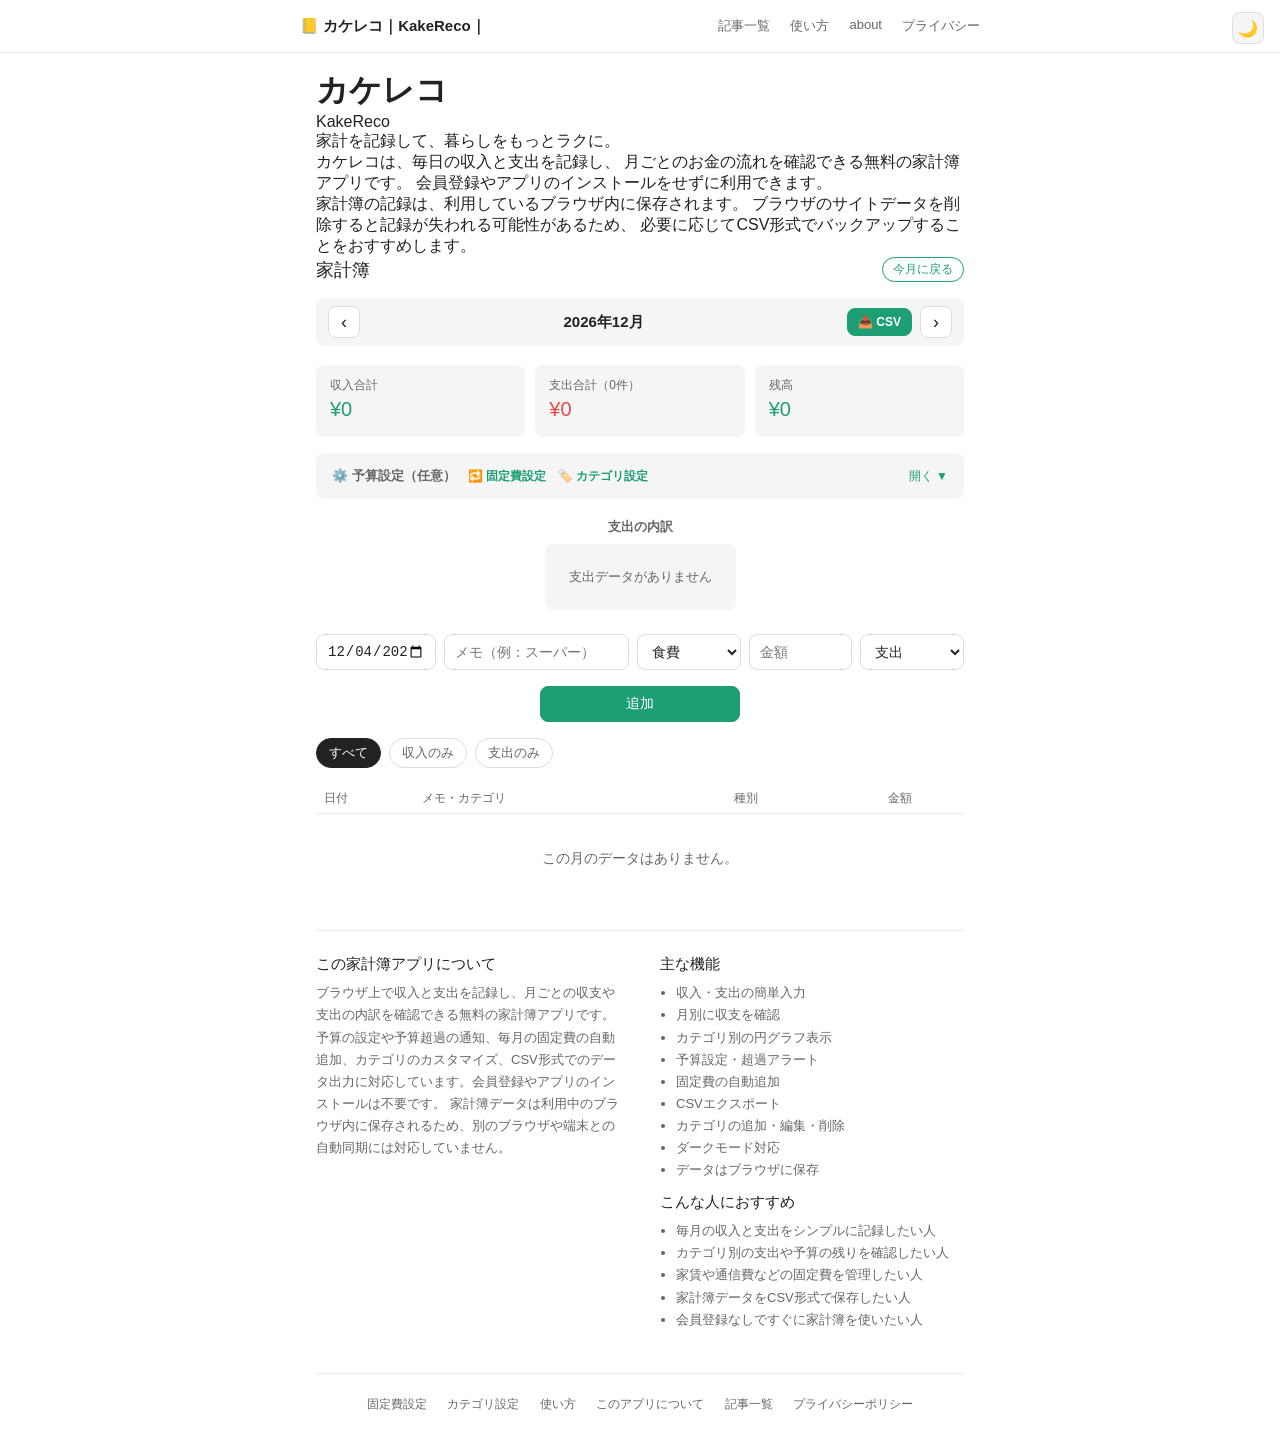
<file: index.html>
<!doctype html>
<html lang="ja">
  <head>
    <meta charset="UTF-8" />
    <meta name="viewport" content="width=device-width, initial-scale=1.0" />
    <title>カケレコ｜KakeReco｜無料で使えるシンプル家計簿</title>
    <meta
      name="description"
      content="カケレコ（KakeReco）は、無料・登録不要で使えるシンプルな家計簿です。収入・支出を記録して、毎月のお金の流れをかんたんに管理できます。"
    />
    <meta
      name="google-site-verification"
      content="Vpejjgy2v8YnU3CpGv6LPKepcT5oreoE4VWVMny3xwI"
    />
    <link rel="stylesheet" href="style.css" />
    <script
      async
      src="https://pagead2.googlesyndication.com/pagead/js/adsbygoogle.js?client=ca-pub-9737379912380680"
      crossorigin="anonymous"
    ></script>
    <script type="text/javascript">
      (function (c, l, a, r, i, t, y) {
        c[a] =
          c[a] ||
          function () {
            (c[a].q = c[a].q || []).push(arguments);
          };
        t = l.createElement(r);
        t.async = 1;
        t.src = "https://www.clarity.ms/tag/" + i;
        y = l.getElementsByTagName(r)[0];
        y.parentNode.insertBefore(t, y);
      })(window, document, "clarity", "script", "wtdgqt05sb");
    </script>
  </head>
  <body>
    <button class="theme-btn" id="theme-btn" onclick="toggleTheme()">🌙</button>
    <header>
      <div class="header-inner">
        <a class="logo" href="index.html">📒 カケレコ｜KakeReco｜</a>
        <nav>
          <a href="articles/articles.html">記事一覧</a>
          <a href="howto.html">使い方</a>
          <a href="about.html">about</a>
          <a href="privacy.html">プライバシー</a>
        </nav>
      </div>
    </header>
    <div class="modal-overlay" id="csv-modal">
      <div class="modal">
        <div class="modal-title">📥 CSVエクスポート</div>
        <button class="modal-btn" onclick="exportCSV('month')">
          📅 今月のデータをエクスポート
        </button>
        <button class="modal-btn" onclick="exportCSV('all')">
          📋 全データをエクスポート
        </button>
        <button class="modal-cancel" onclick="closeModal()">キャンセル</button>
      </div>
    </div>

    <div class="wrap">
      <div class="brand-header">
        <h1>カケレコ</h1>
        <div class="brand-name">KakeReco</div>
        <p class="brand-catch">家計を記録して、暮らしをもっとラクに。</p>
        <p class="brand-description">
          カケレコは、毎日の収入と支出を記録し、
          月ごとのお金の流れを確認できる無料の家計簿アプリです。
          会員登録やアプリのインストールをせずに利用できます。
        </p>
        <p class="brand-description">
          家計簿の記録は、利用しているブラウザ内に保存されます。
          ブラウザのサイトデータを削除すると記録が失われる可能性があるため、
          必要に応じてCSV形式でバックアップすることをおすすめします。
      </p>
      </div>

      <div class="fixed-notice" id="fixed-notice"></div>

      <div
        style="
          display: flex;
          align-items: center;
          justify-content: space-between;
          margin-bottom: 1rem;
        "
      >
        <h2 style="margin-bottom: 0">家計簿</h2>
        <button class="month-today-btn" onclick="goToToday()">
          今月に戻る
        </button>
      </div>

      <div class="month-nav">
        <button class="month-nav-btn" onclick="changeMonth(-1)">‹</button>
        <span class="month-label" id="month-label"></span>
        <div style="display: flex; align-items: center; gap: 8px">
          <button class="csv-btn" onclick="openModal()">📥 CSV</button>
          <button class="month-nav-btn" onclick="changeMonth(1)">›</button>
        </div>
      </div>

      <div class="cards">
        <div class="card">
          <div class="card-label">収入合計</div>
          <div class="card-value income" id="total-income">¥0</div>
        </div>
        <div class="card">
          <div class="card-label">
            支出合計（<span id="num-of-expenditures">0</span>件）
          </div>
          <div class="card-value expense" id="total-expense">¥0</div>
          <div class="card-budget" id="budget-total-label"></div>
          <div
            class="budget-bar-wrap"
            id="budget-total-bar-wrap"
            style="display: none"
          >
            <div class="budget-bar" id="budget-total-bar"></div>
          </div>
        </div>
        <div class="card">
          <div class="card-label">残高</div>
          <div class="card-value balance" id="total-balance">¥0</div>
        </div>
      </div>

      <div id="alert-area"></div>

      <div class="budget-panel">
        <div class="budget-panel-header">
          <div style="display: flex; align-items: center; gap: 12px">
            <span class="budget-panel-title" onclick="toggleBudgetPanel()"
              >⚙️ 予算設定（任意）</span
            >
            <a
              href="fixedcost.html"
              style="
                font-size: 12px;
                color: #1d9e75;
                text-decoration: none;
                font-weight: 600;
              "
              >🔁 固定費設定</a
            >
            <a
              href="category.html"
              style="
                font-size: 12px;
                color: #1d9e75;
                text-decoration: none;
                font-weight: 600;
              "
              >🏷️ カテゴリ設定</a
            >
          </div>
          <span
            class="budget-panel-toggle"
            id="budget-toggle-label"
            onclick="toggleBudgetPanel()"
            >開く ▼</span
          >
        </div>
        <div class="budget-panel-body" id="budget-panel-body">
          <div class="budget-row">
            <label>月全体</label>
            <input
              type="number"
              id="budget-total-input"
              placeholder="例：50000"
              min="0"
            />
            <span style="font-size: 13px; color: var(--color-text-secondary)"
              >円</span
            >
          </div>
          <div
            style="
              font-size: 12px;
              color: var(--color-text-secondary);
              margin-bottom: 8px;
              margin-top: 4px;
            "
          >
            カテゴリ別
          </div>
          <div id="budget-cat-rows"></div>
          <div style="display: flex; gap: 8px; margin-top: 8px">
            <button class="budget-save-btn" onclick="saveBudget()">保存</button>
            <button class="budget-clear-btn" onclick="clearBudget()">
              クリア
            </button>
          </div>
        </div>
      </div>

      <div class="chart-section">
        <div
          style="
            font-size: 13px;
            font-weight: 600;
            color: var(--color-text-secondary);
            margin-bottom: 8px;
          "
        >
          支出の内訳
        </div>
        <div id="chart-area"></div>
      </div>

      <div class="form-row">
        <input type="date" id="inp-date" />
        <input
          type="text"
          id="inp-memo"
          placeholder="メモ（例：スーパー）"
          style="flex: 2"
        />
        <select id="inp-cat"></select>
        <input
          type="number"
          id="inp-amount"
          placeholder="金額"
          min="0"
          style="max-width: 120px"
        />
        <select id="inp-type">
          <option value="expense">支出</option>
          <option value="income">収入</option>
        </select>
      </div>
      <div style="text-align: center; margin-bottom: 1rem">
        <button
          class="btn btn-add"
          style="width: 100%; max-width: 200px"
          onclick="addItem()"
        >
          追加
        </button>
      </div>

      <div class="filter-row">
        <button class="filter-btn active" onclick="setFilter('all', this)">
          すべて
        </button>
        <button class="filter-btn" onclick="setFilter('income', this)">
          収入のみ
        </button>
        <button class="filter-btn" onclick="setFilter('expense', this)">
          支出のみ
        </button>
      </div>

      <div class="list-header">
        <span>日付</span><span>メモ・カテゴリ</span><span>種別</span
        ><span style="text-align: right">金額</span><span></span>
      </div>
      <div id="list"></div>

      <div class="info-section">
        <div class="info-block">
          <h2>この家計簿アプリについて</h2>
          <p>
            ブラウザ上で収入と支出を記録し、月ごとの収支や支出の内訳を確認できる無料の家計簿アプリです。

            予算の設定や予算超過の通知、毎月の固定費の自動追加、カテゴリのカスタマイズ、CSV形式でのデータ出力に対応しています。会員登録やアプリのインストールは不要です。

            家計簿データは利用中のブラウザ内に保存されるため、別のブラウザや端末との自動同期には対応していません。
          </p>
        </div>
        <div class="info-block">
          <h2>主な機能</h2>
          <ul>
            <li>収入・支出の簡単入力</li>
            <li>月別に収支を確認</li>
            <li>カテゴリ別の円グラフ表示</li>
            <li>予算設定・超過アラート</li>
            <li>固定費の自動追加</li>
            <li>CSVエクスポート</li>
            <li>カテゴリの追加・編集・削除</li>
            <li>ダークモード対応</li>
            <li>データはブラウザに保存</li>
          </ul>
          <h2>こんな人におすすめ</h2>
          <ul>
            <li>毎月の収入と支出をシンプルに記録したい人</li>
            <li>カテゴリ別の支出や予算の残りを確認したい人</li>
            <li>家賃や通信費などの固定費を管理したい人</li>
            <li>家計簿データをCSV形式で保存したい人</li>
            <li>会員登録なしですぐに家計簿を使いたい人</li>
          </ul>
        </div>
      </div>

      <div class="site-footer">
        <a href="fixedcost.html">固定費設定</a>
        <a href="category.html">カテゴリ設定</a>
        <a href="howto.html">使い方</a>
        <a href="about.html">このアプリについて</a>
        <a href="articles/articles.html">記事一覧</a>
        <a href="privacy.html">プライバシーポリシー</a>
      </div>
    </div>

    <script>
      const DEFAULT_CATS = [
        "食費",
        "交通費",
        "光熱費",
        "娯楽",
        "医療",
        "給与",
        "その他",
      ];
      const CAT_COLORS = {
        食費: "#FF6B6B",
        交通費: "#4ECDC4",
        光熱費: "#FFD93D",
        娯楽: "#6C63FF",
        医療: "#FF9F43",
        給与: "#1D9E75",
        その他: "#A0AEC0",
      };
      const COLOR_POOL = [
        "#FF6B6B",
        "#4ECDC4",
        "#FFD93D",
        "#6C63FF",
        "#FF9F43",
        "#1D9E75",
        "#A0AEC0",
        "#F06292",
        "#4DB6AC",
        "#FFB74D",
      ];
      function getCatColor(cat, index) {
        return CAT_COLORS[cat] || COLOR_POOL[index % COLOR_POOL.length];
      }

      let catsData = JSON.parse(localStorage.getItem("kakeibo_cats") || "null");
      if (!catsData) {
        catsData = DEFAULT_CATS.map((name) => ({
          id: Date.now() + Math.random(),
          name,
          isDefault: true,
        }));
        localStorage.setItem("kakeibo_cats", JSON.stringify(catsData));
      }
      function getCatNames() {
        return catsData.map((c) => c.name);
      }
      function renderCatSelect() {
        document.getElementById("inp-cat").innerHTML = getCatNames()
          .map((name) => `<option value="${name}">${name}</option>`)
          .join("");
      }

      let items = JSON.parse(localStorage.getItem("kakeibo") || "[]");
      let budgets = JSON.parse(localStorage.getItem("kakeibo_budgets") || "{}");
      let fixedCosts = JSON.parse(
        localStorage.getItem("kakeibo_fixed") || "[]",
      );
      let filter = "all";
      const today = new Date();
      let currentYear = today.getFullYear();
      let currentMonth = today.getMonth() + 1;
      document.getElementById("inp-date").value = today
        .toISOString()
        .split("T")[0];

      function save() {
        localStorage.setItem("kakeibo", JSON.stringify(items));
      }
      function saveBudgetData() {
        localStorage.setItem("kakeibo_budgets", JSON.stringify(budgets));
      }
      function fmt(n) {
        return "¥" + Number(n).toLocaleString("ja-JP");
      }

      /* ── ダークモード ── */
      function applyTheme(theme) {
        const html = document.documentElement,
          btn = document.getElementById("theme-btn");
        html.classList.remove("dark", "light");
        if (theme === "dark") {
          html.classList.add("dark");
          btn.textContent = "☀️";
        } else if (theme === "light") {
          html.classList.add("light");
          btn.textContent = "🌙";
        } else {
          btn.textContent = window.matchMedia("(prefers-color-scheme:dark)")
            .matches
            ? "☀️"
            : "🌙";
        }
      }
      function toggleTheme() {
        const isDark =
          document.documentElement.classList.contains("dark") ||
          (!document.documentElement.classList.contains("light") &&
            window.matchMedia("(prefers-color-scheme:dark)").matches);
        const next = isDark ? "light" : "dark";
        localStorage.setItem("theme", next);
        applyTheme(next);
        render();
      }
      applyTheme(localStorage.getItem("theme") || "auto");

      /* ── CSV ── */
      function openModal() {
        document.getElementById("csv-modal").classList.add("open");
      }
      function closeModal() {
        document.getElementById("csv-modal").classList.remove("open");
      }
      function exportCSV(type) {
        const target = type === "month" ? getMonthItems() : items;
        const filename =
          type === "month"
            ? `家計簿_${currentYear}年${currentMonth}月.csv`
            : `家計簿_全データ.csv`;
        if (target.length === 0) {
          alert("エクスポートするデータがありません。");
          closeModal();
          return;
        }
        const headers = ["日付", "メモ", "カテゴリ", "種別", "金額", "固定費"];
        const rows = target.map((i) => [
          i.date,
          i.memo,
          i.cat,
          i.type === "income" ? "収入" : "支出",
          i.amount,
          i.isFixed ? "〇" : "",
        ]);
        const csv = [headers, ...rows]
          .map((row) =>
            row
              .map((cell) => `"${String(cell).replace(/"/g, '""')}"`)
              .join(","),
          )
          .join("\n");
        const blob = new Blob(["\uFEFF" + csv], {
          type: "text/csv;charset=utf-8",
        });
        const url = URL.createObjectURL(blob);
        const a = document.createElement("a");
        a.href = url;
        a.download = filename;
        a.click();
        URL.revokeObjectURL(url);
        closeModal();
      }

      /* ── 固定費 ── */
      function applyFixedCosts() {
        if (fixedCosts.length === 0) return;
        const now = new Date(),
          year = now.getFullYear(),
          month = now.getMonth() + 1,
          todayDay = now.getDate();
        const added = [];
        fixedCosts.forEach((f) => {
          if (todayDay < f.day) return;
          const dateStr = `${year}-${String(month).padStart(2, "0")}-${String(f.day).padStart(2, "0")}`;
          const alreadyAdded = items.some(
            (i) =>
              i.date === dateStr &&
              i.memo === f.name &&
              i.cat === f.cat &&
              i.amount === f.amount &&
              i.type === f.type &&
              i.isFixed === true,
          );
          if (!alreadyAdded) {
            items.unshift({
              id: Date.now() + Math.random(),
              date: dateStr,
              memo: f.name,
              cat: f.cat,
              amount: f.amount,
              type: f.type,
              isFixed: true,
            });
            added.push(f.name);
          }
        });
        if (added.length > 0) {
          save();
          const notice = document.getElementById("fixed-notice");
          notice.textContent = `✅ 固定費を自動追加しました：${added.join("・")}`;
          notice.style.display = "block";
          setTimeout(() => {
            notice.style.display = "none";
          }, 4000);
        }
      }

      /* ── 月ナビ ── */
      function updateMonthLabel() {
        document.getElementById("month-label").textContent =
          `${currentYear}年${currentMonth}月`;
      }
      function changeMonth(diff) {
        currentMonth += diff;
        if (currentMonth > 12) {
          currentMonth = 1;
          currentYear++;
        }
        if (currentMonth < 1) {
          currentMonth = 12;
          currentYear--;
        }
        updateMonthLabel();
        render();
      }
      function goToToday() {
        const n = new Date();
        currentYear = n.getFullYear();
        currentMonth = n.getMonth() + 1;
        updateMonthLabel();
        render();
      }
      function getMonthItems() {
        return items.filter((i) => {
          const d = new Date(i.date);
          return (
            d.getFullYear() === currentYear && d.getMonth() + 1 === currentMonth
          );
        });
      }

      /* ── 予算 ── */
      function toggleBudgetPanel() {
        const body = document.getElementById("budget-panel-body"),
          label = document.getElementById("budget-toggle-label");
        const isOpen = body.classList.toggle("open");
        label.textContent = isOpen ? "閉じる ▲" : "開く ▼";
        if (isOpen) renderBudgetInputs();
      }
      function renderBudgetInputs() {
        document.getElementById("budget-total-input").value =
          budgets.total || "";
        document.getElementById("budget-cat-rows").innerHTML = getCatNames()
          .map(
            (cat) => `
    <div class="budget-row">
      <label>${cat}</label>
      <input type="number" id="bcat-${cat}" placeholder="未設定" min="0" value="${(budgets.cats && budgets.cats[cat]) || ""}">
      <span style="font-size:13px;color:var(--color-text-secondary);">円</span>
    </div>
  `,
          )
          .join("");
      }
      function saveBudget() {
        const total =
          parseInt(document.getElementById("budget-total-input").value) || null;
        const cats = {};
        getCatNames().forEach((cat) => {
          const v =
            parseInt(document.getElementById("bcat-" + cat).value) || null;
          if (v) cats[cat] = v;
        });
        budgets = { total, cats };
        saveBudgetData();
        toggleBudgetPanel();
        render();
      }
      function clearBudget() {
        budgets = {};
        saveBudgetData();
        renderBudgetInputs();
        render();
      }

      function renderBudgetUI(monthItems) {
        const expense = monthItems
          .filter((i) => i.type === "expense")
          .reduce((s, i) => s + i.amount, 0);
        const totalBudget = budgets.total || null;
        const barWrap = document.getElementById("budget-total-bar-wrap"),
          barEl = document.getElementById("budget-total-bar"),
          labelEl = document.getElementById("budget-total-label");
        if (totalBudget) {
          const pct = Math.min((expense / totalBudget) * 100, 100),
            remaining = totalBudget - expense;
          const status = pct >= 100 ? "over" : pct >= 80 ? "warn" : "ok";
          barWrap.style.display = "block";
          barEl.style.width = pct + "%";
          barEl.className = "budget-bar " + status;
          labelEl.className = "card-budget " + status;
          labelEl.textContent =
            remaining >= 0
              ? `残り ${fmt(remaining)} / ${fmt(totalBudget)}`
              : `超過 ${fmt(-remaining)} ⚠️`;
        } else {
          barWrap.style.display = "none";
          labelEl.textContent = "";
        }
        const alerts = [];
        if (totalBudget && expense > totalBudget)
          alerts.push({
            type: "over",
            msg: `今月の支出が予算を超過しています（${fmt(expense)} / ${fmt(totalBudget)}）`,
          });
        else if (totalBudget && expense / totalBudget >= 0.8)
          alerts.push({
            type: "warn",
            msg: `今月の支出が予算の80%を超えました（残り ${fmt(totalBudget - expense)}）`,
          });
        if (budgets.cats) {
          const catExp = {};
          monthItems
            .filter((i) => i.type === "expense")
            .forEach((i) => {
              catExp[i.cat] = (catExp[i.cat] || 0) + i.amount;
            });
          Object.entries(budgets.cats).forEach(([cat, budget]) => {
            const exp = catExp[cat] || 0;
            if (exp > budget)
              alerts.push({
                type: "over",
                msg: `${cat}が予算を超過しています（${fmt(exp)} / ${fmt(budget)}）`,
              });
            else if (exp / budget >= 0.8)
              alerts.push({
                type: "warn",
                msg: `${cat}が予算の80%を超えました（残り ${fmt(budget - exp)}）`,
              });
          });
        }
        document.getElementById("alert-area").innerHTML = alerts
          .map(
            (a) =>
              `<div class="alert-box ${a.type}"><span class="alert-icon">${a.type === "over" ? "🔴" : "⚠️"}</span><span>${a.msg}</span></div>`,
          )
          .join("");
      }

      /* ── 円グラフ ── */
      function renderChart(monthItems) {
        const chartArea = document.getElementById("chart-area");
        const expenses = monthItems.filter((i) => i.type === "expense");
        const total = expenses.reduce((s, i) => s + i.amount, 0);
        if (total === 0) {
          chartArea.innerHTML =
            '<div class="chart-empty">支出データがありません</div>';
          return;
        }
        const catMap = {};
        expenses.forEach((i) => {
          catMap[i.cat] = (catMap[i.cat] || 0) + i.amount;
        });
        const cats = Object.entries(catMap).sort((a, b) => b[1] - a[1]);
        const bgColor = getComputedStyle(document.documentElement)
          .getPropertyValue("--color-background-primary")
          .trim();
        chartArea.innerHTML = `
    <div class="chart-inner">
      <div class="chart-wrap">
        <canvas id="pie-canvas" width="140" height="140"></canvas>
        <div class="chart-center">
          <div class="chart-center-label">支出合計</div>
          <div class="chart-center-value">${fmt(total)}</div>
        </div>
      </div>
      <div class="chart-legend" id="chart-legend"></div>
    </div>
  `;
        document.getElementById("chart-legend").innerHTML = cats
          .map(
            ([cat, amt], i) => `
    <div class="legend-item">
      <div class="legend-dot" style="background:${getCatColor(cat, i)}"></div>
      <span class="legend-name">${cat}</span>
      <span class="legend-amount">${fmt(amt)}</span>
      <span class="legend-pct">${Math.round((amt / total) * 100)}%</span>
    </div>
  `,
          )
          .join("");
        const canvas = document.getElementById("pie-canvas"),
          ctx = canvas.getContext("2d");
        const cx = 70,
          cy = 70,
          r = 60,
          innerR = 36;
        let startAngle = -Math.PI / 2;
        cats.forEach(([cat, amt], i) => {
          const slice = (amt / total) * 2 * Math.PI;
          ctx.beginPath();
          ctx.moveTo(cx, cy);
          ctx.arc(cx, cy, r, startAngle, startAngle + slice);
          ctx.closePath();
          ctx.fillStyle = getCatColor(cat, i);
          ctx.fill();
          startAngle += slice;
        });
        ctx.beginPath();
        ctx.arc(cx, cy, innerR, 0, 2 * Math.PI);
        ctx.fillStyle = bgColor || "#ffffff";
        ctx.fill();
      }

      /* ── データ操作 ── */
      function addItem() {
        const date = document.getElementById("inp-date").value,
          memo = document.getElementById("inp-memo").value.trim();
        const cat = document.getElementById("inp-cat").value,
          amount = parseInt(document.getElementById("inp-amount").value);
        const type = document.getElementById("inp-type").value;
        if (!date || !amount || amount <= 0) {
          document.getElementById("inp-amount").style.boxShadow =
            "0 0 0 2px #E24B4A";
          setTimeout(
            () => (document.getElementById("inp-amount").style.boxShadow = ""),
            1500,
          );
          return;
        }
        const inputDate = new Date(date);
        currentYear = inputDate.getFullYear();
        currentMonth = inputDate.getMonth() + 1;
        items.unshift({
          id: Date.now(),
          date,
          memo: memo || cat,
          cat,
          amount,
          type,
        });
        save();
        document.getElementById("inp-memo").value = "";
        document.getElementById("inp-amount").value = "";
        updateMonthLabel();
        render();
      }
      function deleteItem(id) {
        items = items.filter((i) => i.id !== id);
        save();
        render();
      }
      function setFilter(f, el) {
        filter = f;
        document
          .querySelectorAll(".filter-btn")
          .forEach((b) => b.classList.remove("active"));
        el.classList.add("active");
        render();
      }

      /* ── 描画 ── */
      function render() {
        const monthItems = getMonthItems();
        const filtered =
          filter === "all"
            ? monthItems
            : monthItems.filter((i) => i.type === filter);
        const income = monthItems
          .filter((i) => i.type === "income")
          .reduce((s, i) => s + i.amount, 0);
        const expense = monthItems
          .filter((i) => i.type === "expense")
          .reduce((s, i) => s + i.amount, 0);
        const balance = income - expense;
        document.getElementById("total-income").textContent = fmt(income);
        document.getElementById("total-expense").textContent = fmt(expense);
        const balEl = document.getElementById("total-balance");
        balEl.textContent = fmt(balance);
        balEl.style.color = balance >= 0 ? "#1D9E75" : "#E24B4A";
        document.getElementById("num-of-expenditures").textContent =
          monthItems.filter((i) => i.type === "expense").length;
        renderBudgetUI(monthItems);
        renderChart(monthItems);
        const list = document.getElementById("list");
        if (filtered.length === 0) {
          list.innerHTML =
            '<div class="empty">この月のデータはありません。</div>';
          return;
        }
        list.innerHTML = filtered
          .map(
            (i) => `
    <div class="list-item">
      <span style="font-size:13px;color:var(--color-text-secondary)">${i.date}</span>
      <span>
        <span style="font-size:13px">${i.memo}</span>
        <span style="font-size:11px;color:var(--color-text-secondary);margin-left:6px">${i.cat}</span>
        ${i.isFixed ? '<span style="font-size:10px;color:#1D9E75;margin-left:4px;">🔁固定</span>' : ""}
      </span>
      <span><span class="badge ${i.type}">${i.type === "income" ? "収入" : "支出"}</span></span>
      <span class="amount ${i.type}" style="text-align:right">${fmt(i.amount)}</span>
      <button class="del-btn" onclick="deleteItem(${i.id})">✕</button>
    </div>
  `,
          )
          .join("");
      }

      renderCatSelect();
      applyFixedCosts();
      updateMonthLabel();
      render();
    </script>
  </body>
</html>
</file>
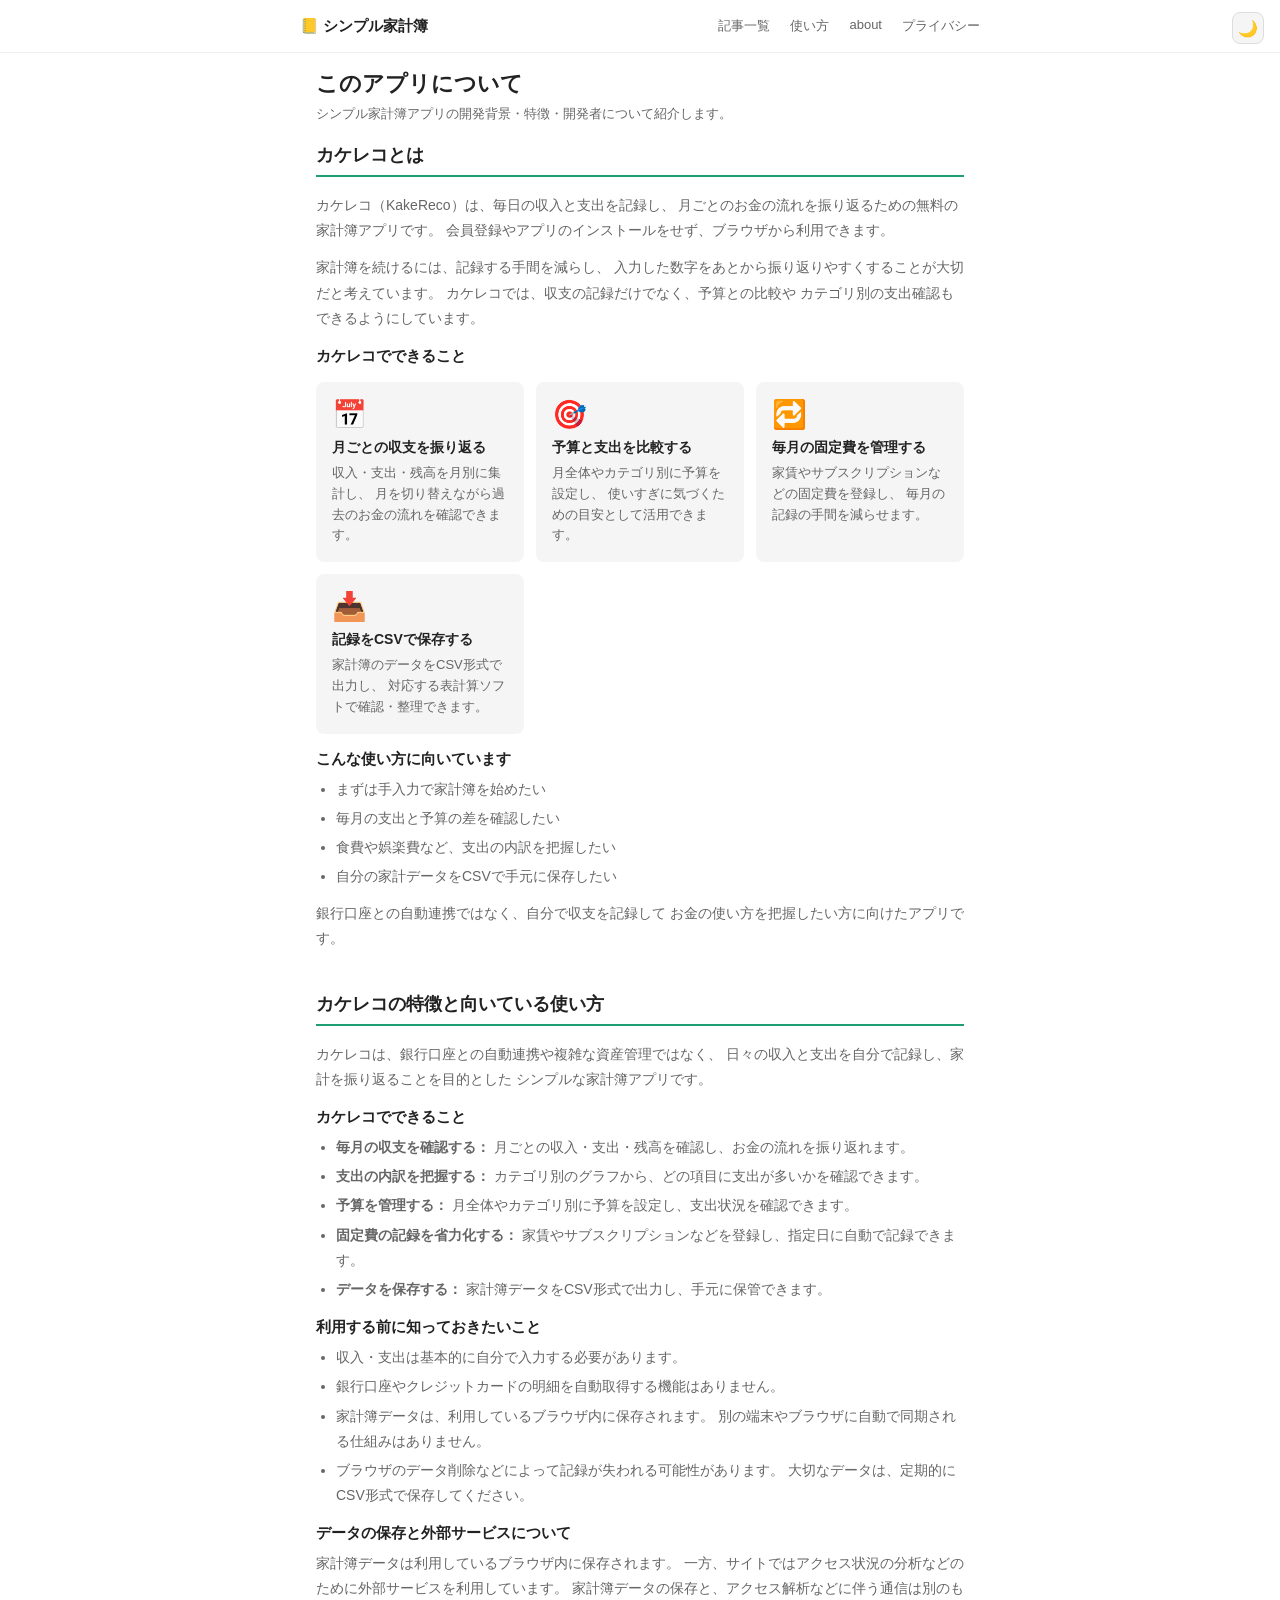
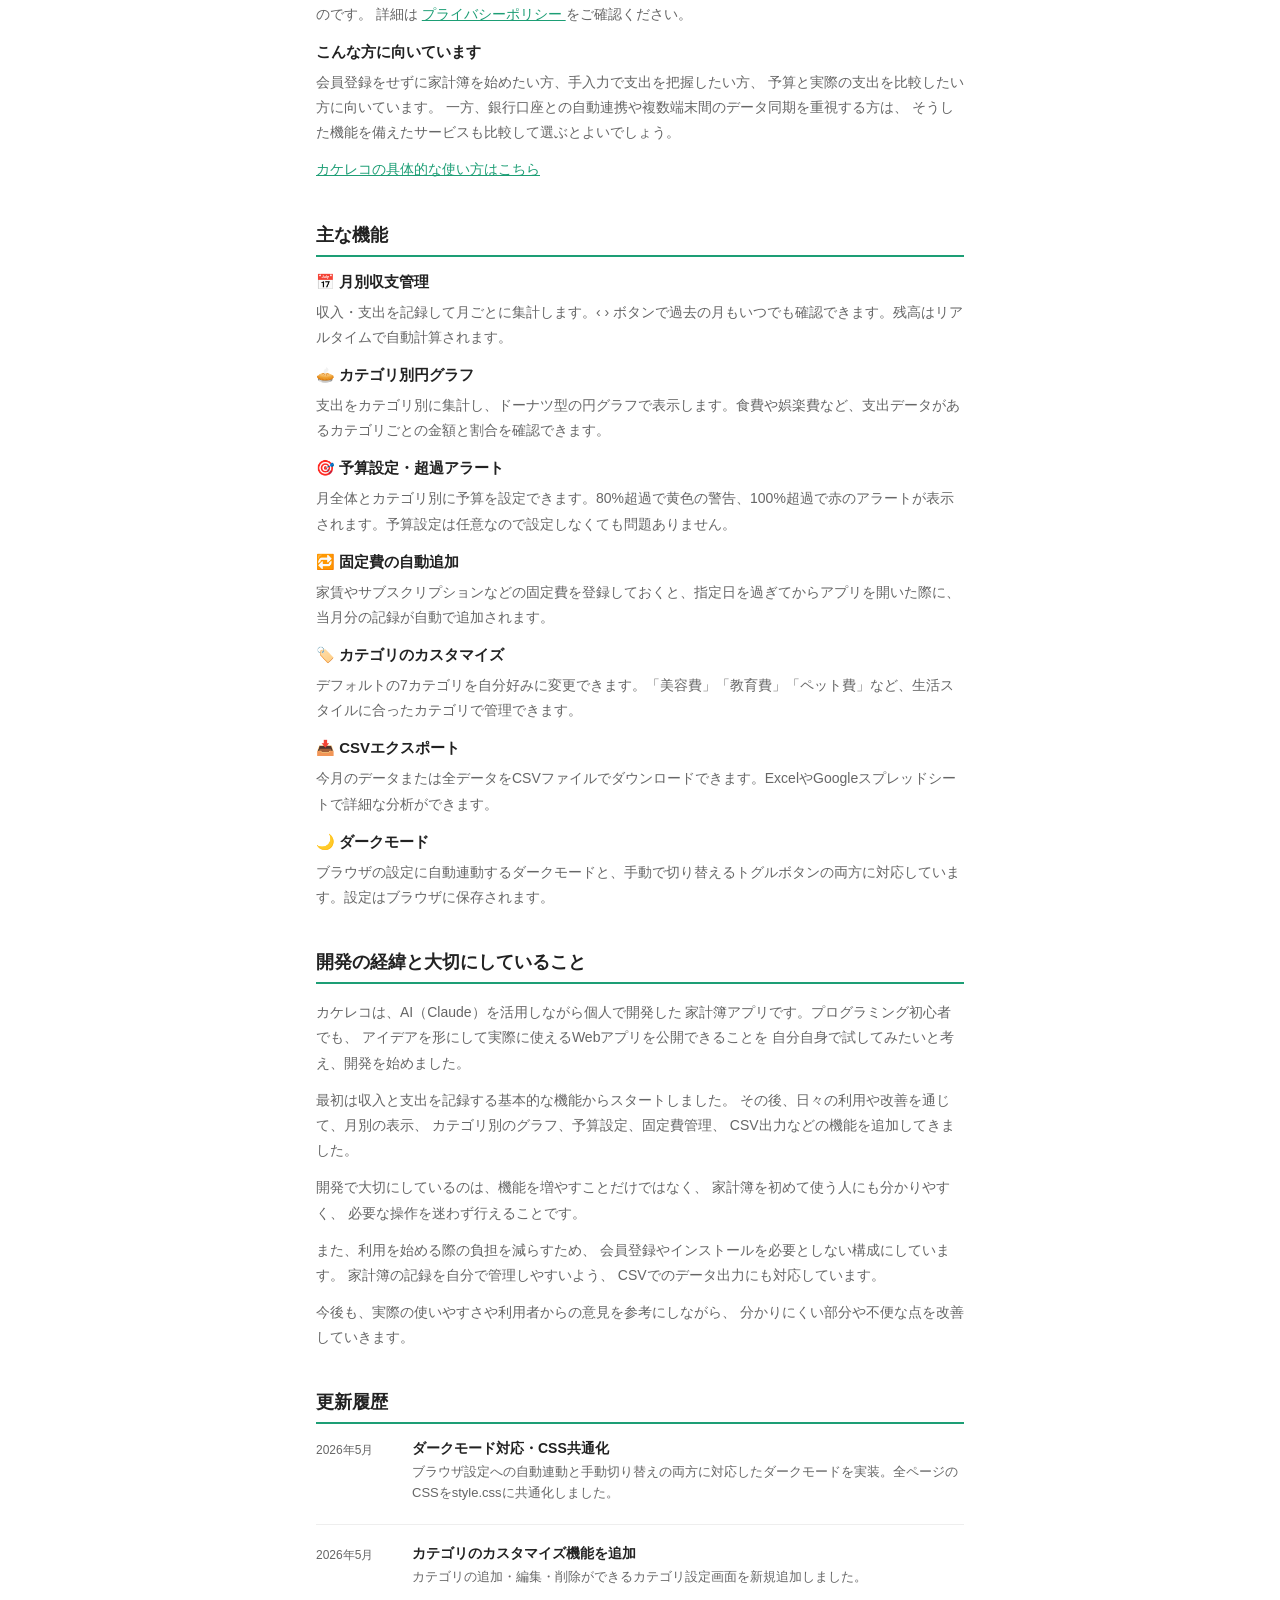
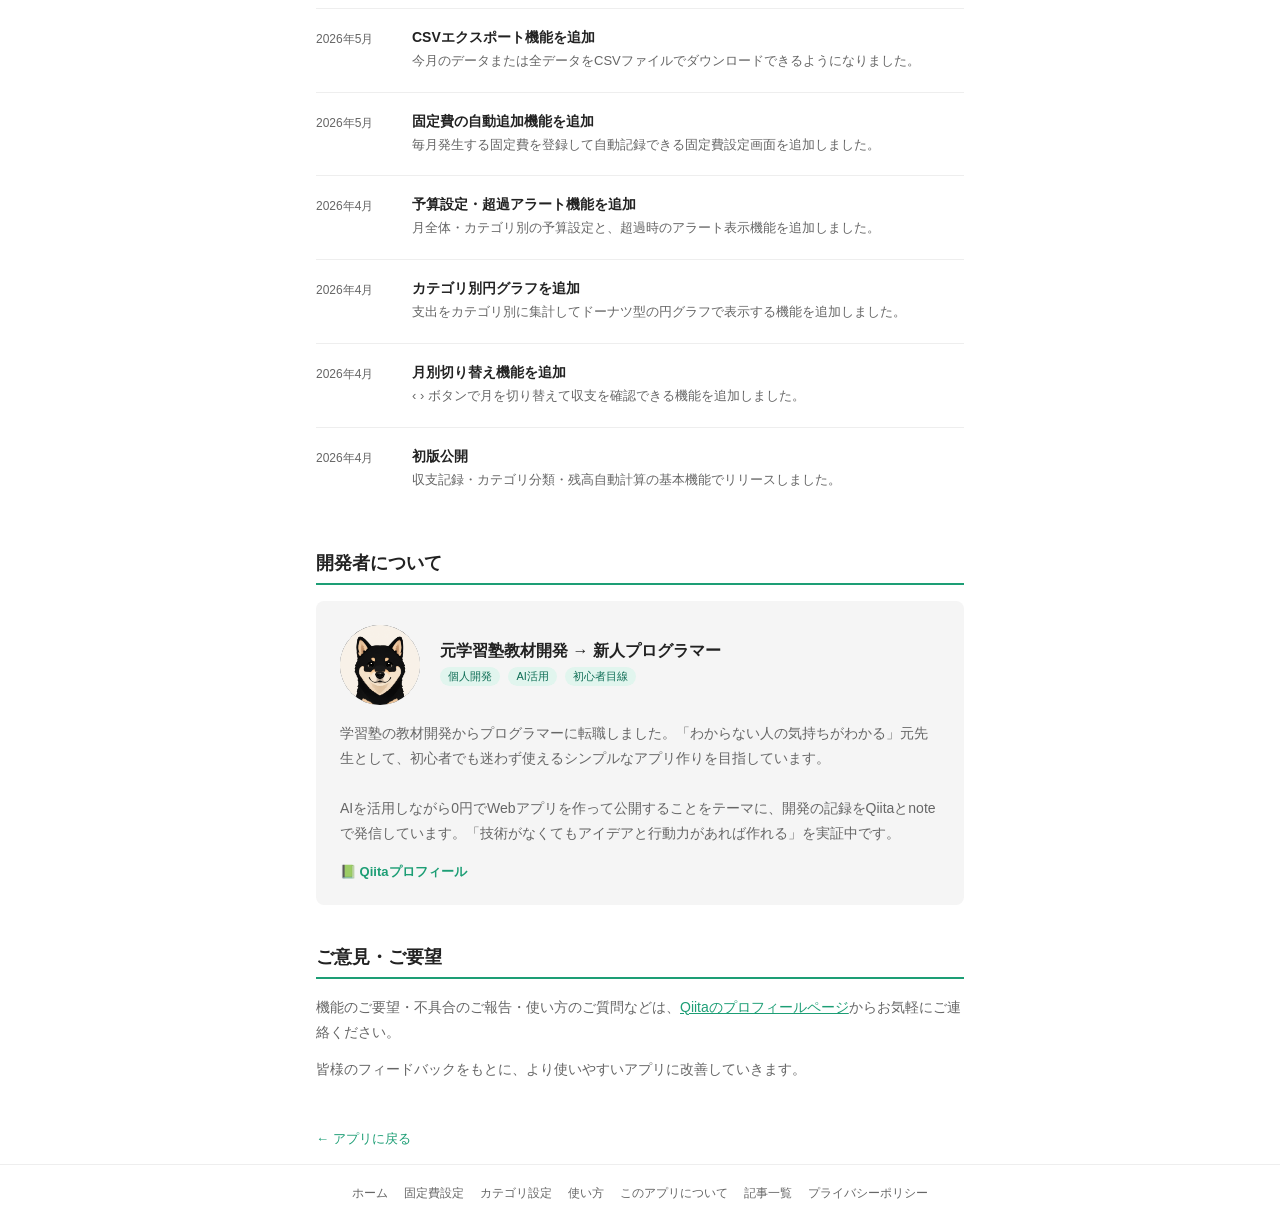
<file: about.html>
<!doctype html>
<html lang="ja">
  <head>
    <meta charset="UTF-8" />
    <meta name="viewport" content="width=device-width, initial-scale=1.0" />
    <title>
      このアプリについて｜シンプル家計簿アプリ｜無料のブラウザ家計管理ツール
    </title>
    <meta
      name="description"
      content="シンプル家計簿アプリの開発背景・こだわり・開発者プロフィールを紹介。インストール不要・登録不要・完全無料のブラウザ型家計管理ツールです。"
    />
    <link rel="stylesheet" href="style.css" />
    <style>
      .about-section {
        margin-bottom: 40px;
      }
      .about-section h2 {
        font-size: 18px;
        font-weight: 700;
        margin-bottom: 16px;
        padding-bottom: 8px;
        border-bottom: 2px solid var(--color-green);
      }
      .about-section h3 {
        font-size: 15px;
        font-weight: 600;
        margin: 16px 0 8px;
      }
      .about-section p {
        font-size: 14px;
        color: var(--color-text-secondary);
        line-height: 1.8;
        margin-bottom: 12px;
      }
      .about-section ul {
        padding-left: 20px;
        margin-bottom: 12px;
      }
      .about-section li {
        font-size: 14px;
        color: var(--color-text-secondary);
        line-height: 1.8;
        margin-bottom: 4px;
      }
      .feature-grid {
        display: grid;
        grid-template-columns: repeat(auto-fit, minmax(200px, 1fr));
        gap: 12px;
        margin: 16px 0;
      }
      .feature-card {
        background: var(--color-background-secondary);
        border-radius: var(--border-radius-md);
        padding: 16px;
      }
      .feature-card .icon {
        font-size: 28px;
        margin-bottom: 8px;
      }
      .feature-card h4 {
        font-size: 14px;
        font-weight: 600;
        margin-bottom: 6px;
      }
      .feature-card p {
        font-size: 13px;
        color: var(--color-text-secondary);
        margin: 0;
        line-height: 1.6;
      }
      .history-item {
        display: flex;
        gap: 16px;
        margin-bottom: 20px;
        padding-bottom: 20px;
        border-bottom: 0.5px solid var(--color-border-tertiary);
      }
      .history-item:last-child {
        border-bottom: none;
      }
      .history-date {
        font-size: 12px;
        color: var(--color-text-secondary);
        min-width: 80px;
        padding-top: 2px;
      }
      .history-content h4 {
        font-size: 14px;
        font-weight: 600;
        margin-bottom: 4px;
      }
      .history-content p {
        font-size: 13px;
        color: var(--color-text-secondary);
        margin: 0;
        line-height: 1.6;
      }
      .profile-section {
        background: var(--color-background-secondary);
        border-radius: var(--border-radius-md);
        padding: 24px;
        margin-bottom: 20px;
      }
      .profile-header {
        display: flex;
        gap: 20px;
        align-items: flex-start;
        margin-bottom: 16px;
        flex-wrap: wrap;
      }
      .profile-img {
        width: 80px;
        height: 80px;
        border-radius: 50%;
        object-fit: cover;
        flex-shrink: 0;
      }
      .profile-info h3 {
        font-size: 16px;
        font-weight: 700;
        margin-bottom: 4px;
      }
      .profile-info .tag {
        display: inline-block;
        background: #e1f5ee;
        color: #0f6e56;
        font-size: 11px;
        padding: 2px 8px;
        border-radius: 999px;
        margin-right: 4px;
        margin-bottom: 4px;
      }
      .profile-bio {
        font-size: 14px;
        color: var(--color-text-secondary);
        line-height: 1.8;
        margin-bottom: 16px;
      }
      .profile-links {
        display: flex;
        gap: 12px;
        flex-wrap: wrap;
      }
      .profile-link {
        display: inline-flex;
        align-items: center;
        gap: 6px;
        font-size: 13px;
        color: var(--color-green);
        text-decoration: none;
        font-weight: 600;
      }
      .profile-link:hover {
        opacity: 0.8;
      }
      .compare-table {
        width: 100%;
        border-collapse: collapse;
        margin: 16px 0;
      }
      .compare-table th {
        background: var(--color-background-secondary);
        padding: 10px 14px;
        font-size: 13px;
        font-weight: 600;
        text-align: left;
        border-bottom: 1px solid var(--color-border-secondary);
      }
      .compare-table td {
        padding: 10px 14px;
        font-size: 13px;
        color: var(--color-text-secondary);
        border-bottom: 0.5px solid var(--color-border-tertiary);
      }
      .compare-table tr:last-child td {
        border-bottom: none;
      }
      .check {
        color: var(--color-green);
        font-weight: 700;
      }
      .cross {
        color: #e24b4a;
      }
      .tip-box {
        background: #e1f5ee;
        border-left: 4px solid var(--color-green);
        border-radius: 0 8px 8px 0;
        padding: 12px 16px;
        margin: 12px 0;
      }
      .tip-box p {
        color: #0f6e56;
        margin: 0;
        font-size: 13px;
      }
    </style>
    <script type="text/javascript">
      (function (c, l, a, r, i, t, y) {
        c[a] =
          c[a] ||
          function () {
            (c[a].q = c[a].q || []).push(arguments);
          };
        t = l.createElement(r);
        t.async = 1;
        t.src = "https://www.clarity.ms/tag/" + i;
        y = l.getElementsByTagName(r)[0];
        y.parentNode.insertBefore(t, y);
      })(window, document, "clarity", "script", "wtdgqt05sb");
    </script>
  </head>
  <body>
    <button class="theme-btn" id="theme-btn" onclick="toggleTheme()">🌙</button>
    <header>
      <div class="header-inner">
        <a class="logo" href="index.html">📒 シンプル家計簿</a>
        <nav>
          <a href="articles/articles.html">記事一覧</a>
          <a href="howto.html">使い方</a>
          <a href="about.html">about</a>
          <a href="privacy.html">プライバシー</a>
        </nav>
      </div>
    </header>

    <div class="wrap">
      <div class="page-title">このアプリについて</div>
      <div class="page-desc">
        シンプル家計簿アプリの開発背景・特徴・開発者について紹介します。
      </div>

      <!-- アプリの特徴 -->
      <div class="about-section">
        <h2>カケレコとは</h2>
        <p>
          カケレコ（KakeReco）は、毎日の収入と支出を記録し、
          月ごとのお金の流れを振り返るための無料の家計簿アプリです。
          会員登録やアプリのインストールをせず、ブラウザから利用できます。
        </p>
        <p>
          家計簿を続けるには、記録する手間を減らし、
          入力した数字をあとから振り返りやすくすることが大切だと考えています。
          カケレコでは、収支の記録だけでなく、予算との比較や
          カテゴリ別の支出確認もできるようにしています。
        </p>

        <h3>カケレコでできること</h3>
        <div class="feature-grid">
          <div class="feature-card">
            <div class="icon">📅</div>
            <h4>月ごとの収支を振り返る</h4>
            <p>
              収入・支出・残高を月別に集計し、
              月を切り替えながら過去のお金の流れを確認できます。
            </p>
          </div>
          <div class="feature-card">
            <div class="icon">🎯</div>
            <h4>予算と支出を比較する</h4>
            <p>
              月全体やカテゴリ別に予算を設定し、
              使いすぎに気づくための目安として活用できます。
            </p>
          </div>
          <div class="feature-card">
            <div class="icon">🔁</div>
            <h4>毎月の固定費を管理する</h4>
            <p>
              家賃やサブスクリプションなどの固定費を登録し、
              毎月の記録の手間を減らせます。
            </p>
          </div>
          <div class="feature-card">
            <div class="icon">📥</div>
            <h4>記録をCSVで保存する</h4>
            <p>
              家計簿のデータをCSV形式で出力し、
              対応する表計算ソフトで確認・整理できます。
            </p>
          </div>
        </div>

        <h3>こんな使い方に向いています</h3>
        <ul>
          <li>まずは手入力で家計簿を始めたい</li>
          <li>毎月の支出と予算の差を確認したい</li>
          <li>食費や娯楽費など、支出の内訳を把握したい</li>
          <li>自分の家計データをCSVで手元に保存したい</li>
        </ul>

        <p>
          銀行口座との自動連携ではなく、自分で収支を記録して
          お金の使い方を把握したい方に向けたアプリです。
        </p>
      </div>



      <!-- カケレコの特徴と向いている使い方 -->
      <div class="about-section">
        <h2>カケレコの特徴と向いている使い方</h2>
        <p>
          カケレコは、銀行口座との自動連携や複雑な資産管理ではなく、
          日々の収入と支出を自分で記録し、家計を振り返ることを目的とした
          シンプルな家計簿アプリです。
        </p>

        <h3>カケレコでできること</h3>
        <ul>
          <li>
            <strong>毎月の収支を確認する：</strong>
            月ごとの収入・支出・残高を確認し、お金の流れを振り返れます。
          </li>
          <li>
            <strong>支出の内訳を把握する：</strong>
            カテゴリ別のグラフから、どの項目に支出が多いかを確認できます。
          </li>
          <li>
            <strong>予算を管理する：</strong>
            月全体やカテゴリ別に予算を設定し、支出状況を確認できます。
          </li>
          <li>
            <strong>固定費の記録を省力化する：</strong>
            家賃やサブスクリプションなどを登録し、指定日に自動で記録できます。
          </li>
          <li>
            <strong>データを保存する：</strong>
            家計簿データをCSV形式で出力し、手元に保管できます。
          </li>
        </ul>

        <h3>利用する前に知っておきたいこと</h3>
<ul>
  <li>
    収入・支出は基本的に自分で入力する必要があります。
  </li>
  <li>
    銀行口座やクレジットカードの明細を自動取得する機能はありません。
  </li>
  <li>
    家計簿データは、利用しているブラウザ内に保存されます。
    別の端末やブラウザに自動で同期される仕組みはありません。
  </li>
  <li>
    ブラウザのデータ削除などによって記録が失われる可能性があります。
    大切なデータは、定期的にCSV形式で保存してください。
  </li>
</ul>

<h3>データの保存と外部サービスについて</h3>
<p>
  家計簿データは利用しているブラウザ内に保存されます。
  一方、サイトではアクセス状況の分析などのために外部サービスを利用しています。
  家計簿データの保存と、アクセス解析などに伴う通信は別のものです。
  詳細は
  <a href="privacy.html" style="color: var(--color-green)">
    プライバシーポリシー
  </a>
  をご確認ください。
</p>


        <h3>こんな方に向いています</h3>
        <p>
          会員登録をせずに家計簿を始めたい方、手入力で支出を把握したい方、
          予算と実際の支出を比較したい方に向いています。
          一方、銀行口座との自動連携や複数端末間のデータ同期を重視する方は、
          そうした機能を備えたサービスも比較して選ぶとよいでしょう。
        </p>

        <p>
          <a href="howto.html" style="color: var(--color-green)">
            カケレコの具体的な使い方はこちら
          </a>
        </p>
      </div>

      <!-- 機能一覧 -->
      <div class="about-section">
        <h2>主な機能</h2>

        <h3>📅 月別収支管理</h3>
        <p>
          収入・支出を記録して月ごとに集計します。‹ ›
          ボタンで過去の月もいつでも確認できます。残高はリアルタイムで自動計算されます。
        </p>

        <h3>🥧 カテゴリ別円グラフ</h3>
        <p>
          支出をカテゴリ別に集計し、ドーナツ型の円グラフで表示します。食費や娯楽費など、支出データがあるカテゴリごとの金額と割合を確認できます。
        </p>

        <h3>🎯 予算設定・超過アラート</h3>
        <p>
          月全体とカテゴリ別に予算を設定できます。80%超過で黄色の警告、100%超過で赤のアラートが表示されます。予算設定は任意なので設定しなくても問題ありません。
        </p>

        <h3>🔁 固定費の自動追加</h3>
        <p>
          家賃やサブスクリプションなどの固定費を登録しておくと、指定日を過ぎてからアプリを開いた際に、当月分の記録が自動で追加されます。
        </p>
        <h3>🏷️ カテゴリのカスタマイズ</h3>
        <p>
          デフォルトの7カテゴリを自分好みに変更できます。「美容費」「教育費」「ペット費」など、生活スタイルに合ったカテゴリで管理できます。
        </p>

        <h3>📥 CSVエクスポート</h3>
        <p>
          今月のデータまたは全データをCSVファイルでダウンロードできます。ExcelやGoogleスプレッドシートで詳細な分析ができます。
        </p>

        <h3>🌙 ダークモード</h3>
        <p>
          ブラウザの設定に自動連動するダークモードと、手動で切り替えるトグルボタンの両方に対応しています。設定はブラウザに保存されます。
        </p>
      </div>

      <!-- 開発経緯 -->
      <div class="about-section">
        <h2>開発の経緯と大切にしていること</h2>
        <p>
          カケレコは、AI（Claude）を活用しながら個人で開発した
          家計簿アプリです。プログラミング初心者でも、
          アイデアを形にして実際に使えるWebアプリを公開できることを
          自分自身で試してみたいと考え、開発を始めました。
        </p>
        <p>
          最初は収入と支出を記録する基本的な機能からスタートしました。
          その後、日々の利用や改善を通じて、月別の表示、
          カテゴリ別のグラフ、予算設定、固定費管理、
          CSV出力などの機能を追加してきました。
        </p>
        <p>
          開発で大切にしているのは、機能を増やすことだけではなく、
          家計簿を初めて使う人にも分かりやすく、
          必要な操作を迷わず行えることです。
        </p>
        <p>
          また、利用を始める際の負担を減らすため、
          会員登録やインストールを必要としない構成にしています。
          家計簿の記録を自分で管理しやすいよう、
          CSVでのデータ出力にも対応しています。
        </p>
        <p>
          今後も、実際の使いやすさや利用者からの意見を参考にしながら、
          分かりにくい部分や不便な点を改善していきます。
        </p>
      </div>


      <!-- 更新履歴 -->
      <div class="about-section">
        <h2>更新履歴</h2>

        <div class="history-item">
          <div class="history-date">2026年5月</div>
          <div class="history-content">
            <h4>ダークモード対応・CSS共通化</h4>
            <p>
              ブラウザ設定への自動連動と手動切り替えの両方に対応したダークモードを実装。全ページのCSSをstyle.cssに共通化しました。
            </p>
          </div>
        </div>

        <div class="history-item">
          <div class="history-date">2026年5月</div>
          <div class="history-content">
            <h4>カテゴリのカスタマイズ機能を追加</h4>
            <p>
              カテゴリの追加・編集・削除ができるカテゴリ設定画面を新規追加しました。
            </p>
          </div>
        </div>

        <div class="history-item">
          <div class="history-date">2026年5月</div>
          <div class="history-content">
            <h4>CSVエクスポート機能を追加</h4>
            <p>
              今月のデータまたは全データをCSVファイルでダウンロードできるようになりました。
            </p>
          </div>
        </div>

        <div class="history-item">
          <div class="history-date">2026年5月</div>
          <div class="history-content">
            <h4>固定費の自動追加機能を追加</h4>
            <p>
              毎月発生する固定費を登録して自動記録できる固定費設定画面を追加しました。
            </p>
          </div>
        </div>

        <div class="history-item">
          <div class="history-date">2026年4月</div>
          <div class="history-content">
            <h4>予算設定・超過アラート機能を追加</h4>
            <p>
              月全体・カテゴリ別の予算設定と、超過時のアラート表示機能を追加しました。
            </p>
          </div>
        </div>

        <div class="history-item">
          <div class="history-date">2026年4月</div>
          <div class="history-content">
            <h4>カテゴリ別円グラフを追加</h4>
            <p>
              支出をカテゴリ別に集計してドーナツ型の円グラフで表示する機能を追加しました。
            </p>
          </div>
        </div>

        <div class="history-item">
          <div class="history-date">2026年4月</div>
          <div class="history-content">
            <h4>月別切り替え機能を追加</h4>
            <p>
              ‹ › ボタンで月を切り替えて収支を確認できる機能を追加しました。
            </p>
          </div>
        </div>

        <div class="history-item">
          <div class="history-date">2026年4月</div>
          <div class="history-content">
            <h4>初版公開</h4>
            <p>
              収支記録・カテゴリ分類・残高自動計算の基本機能でリリースしました。
            </p>
          </div>
        </div>
      </div>

      <!-- 開発者 -->
      <div class="about-section">
        <h2>開発者について</h2>
        <div class="profile-section">
          <div class="profile-header">
            <img src="inu.png" alt="プロフィール画像" class="profile-img" />
            <div class="profile-info">
              <h3>元学習塾教材開発 → 新人プログラマー</h3>
              <div>
                <span class="tag">個人開発</span>
                <span class="tag">AI活用</span>
                <span class="tag">初心者目線</span>
              </div>
            </div>
          </div>
          <div class="profile-bio">
            学習塾の教材開発からプログラマーに転職しました。「わからない人の気持ちがわかる」元先生として、初心者でも迷わず使えるシンプルなアプリ作りを目指しています。
            <br /><br />
            AIを活用しながら0円でWebアプリを作って公開することをテーマに、開発の記録をQiitaとnoteで発信しています。「技術がなくてもアイデアと行動力があれば作れる」を実証中です。
          </div>
          <div class="profile-links">
            <a
              href="https://qiita.com/Tueno-96"
              target="_blank"
              rel="noopener"
              class="profile-link"
            >
              📗 Qiitaプロフィール
            </a>
          </div>
        </div>
      </div>

      <!-- お問い合わせ -->
      <div class="about-section">
        <h2>ご意見・ご要望</h2>
        <p>
          機能のご要望・不具合のご報告・使い方のご質問などは、<a
            href="https://qiita.com/Tueno-96"
            target="_blank"
            rel="noopener"
            style="color: var(--color-green)"
            >Qiitaのプロフィールページ</a
          >からお気軽にご連絡ください。
        </p>
        <p>
          皆様のフィードバックをもとに、より使いやすいアプリに改善していきます。
        </p>
      </div>

      <a class="back-btn" href="index.html">← アプリに戻る</a>
    </div>

    <footer>
      <div class="footer-inner">
        <a href="index.html">ホーム</a>
        <a href="fixedcost.html">固定費設定</a>
        <a href="category.html">カテゴリ設定</a>
        <a href="howto.html">使い方</a>
        <a href="about.html">このアプリについて</a>
        <a href="articles/articles.html">記事一覧</a>
        <a href="privacy.html">プライバシーポリシー</a>
      </div>
    </footer>

    <script>
      function applyTheme(theme) {
        const html = document.documentElement,
          btn = document.getElementById("theme-btn");
        html.classList.remove("dark", "light");
        if (theme === "dark") {
          html.classList.add("dark");
          btn.textContent = "☀️";
        } else if (theme === "light") {
          html.classList.add("light");
          btn.textContent = "🌙";
        } else {
          btn.textContent = window.matchMedia("(prefers-color-scheme:dark)")
            .matches
            ? "☀️"
            : "🌙";
        }
      }
      function toggleTheme() {
        const isDark =
          document.documentElement.classList.contains("dark") ||
          (!document.documentElement.classList.contains("light") &&
            window.matchMedia("(prefers-color-scheme:dark)").matches);
        const next = isDark ? "light" : "dark";
        localStorage.setItem("theme", next);
        applyTheme(next);
      }
      applyTheme(localStorage.getItem("theme") || "auto");
    </script>
  </body>
</html>
</file>
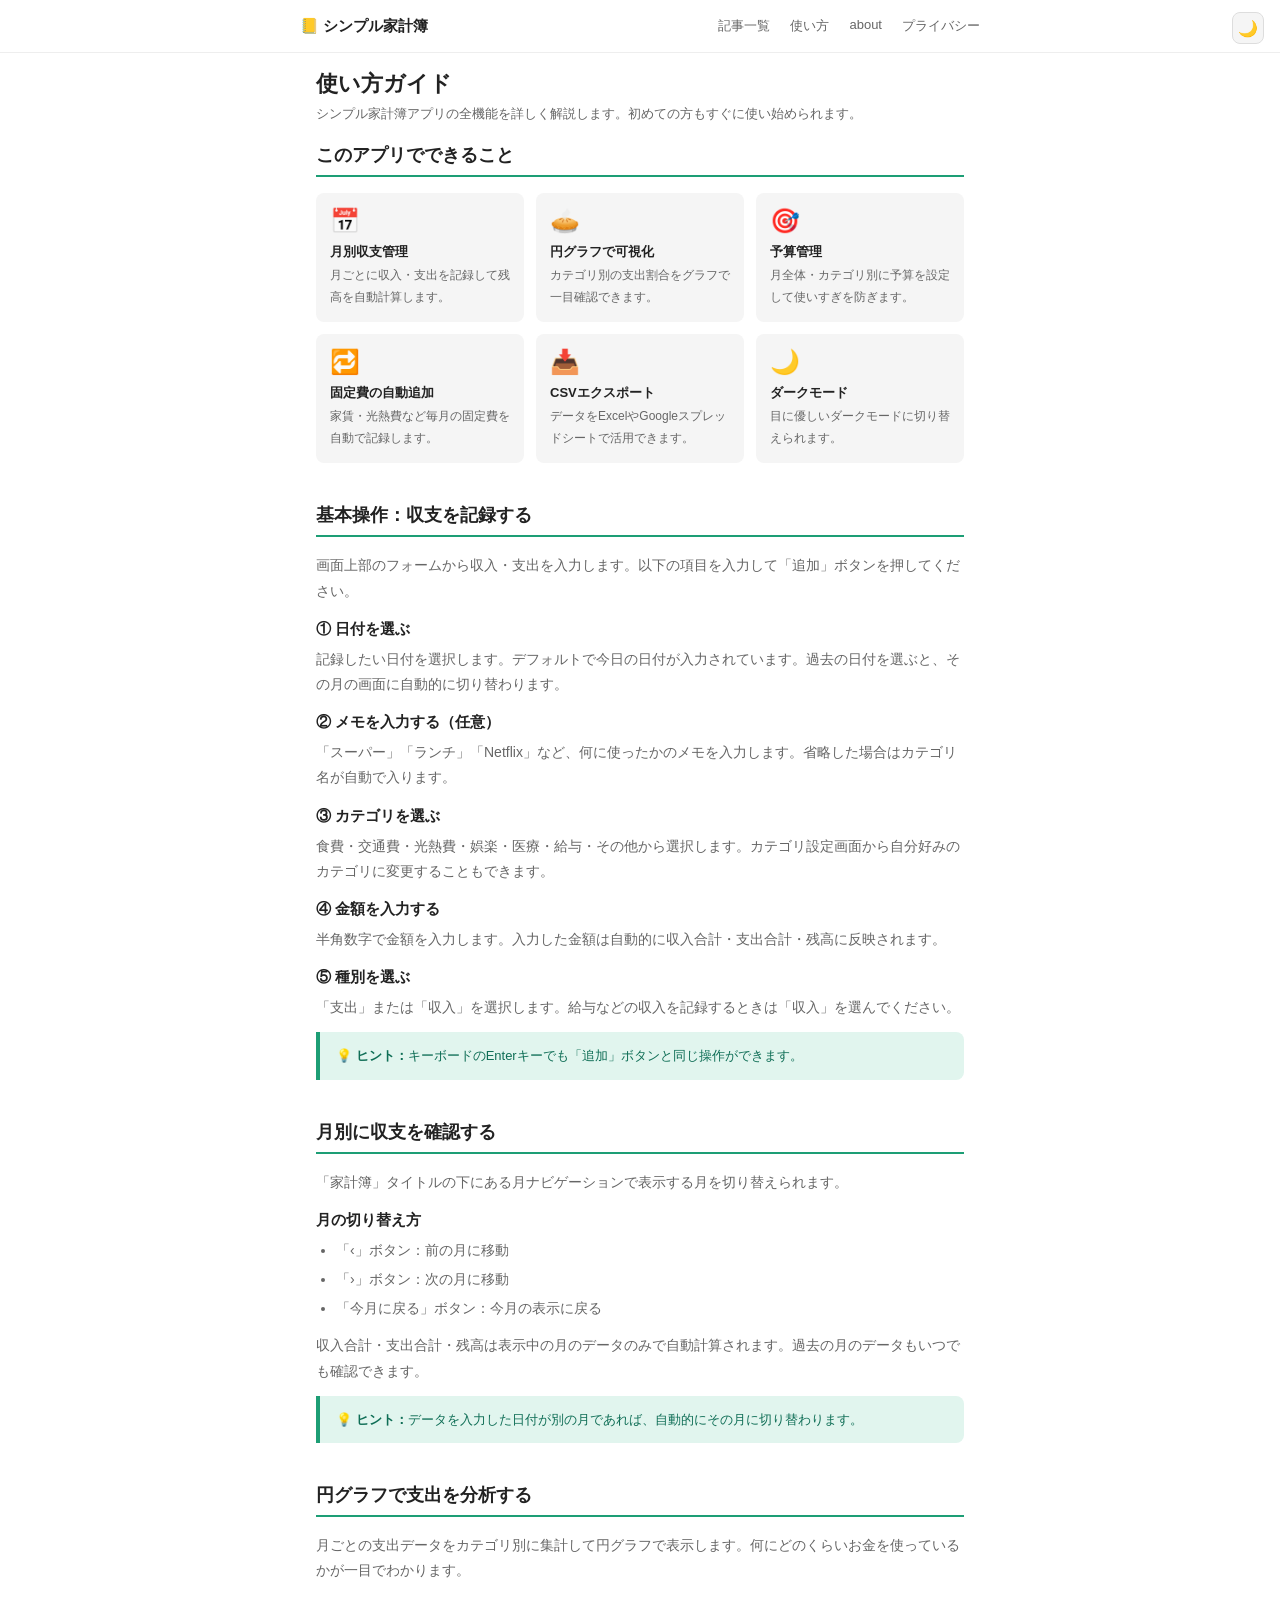
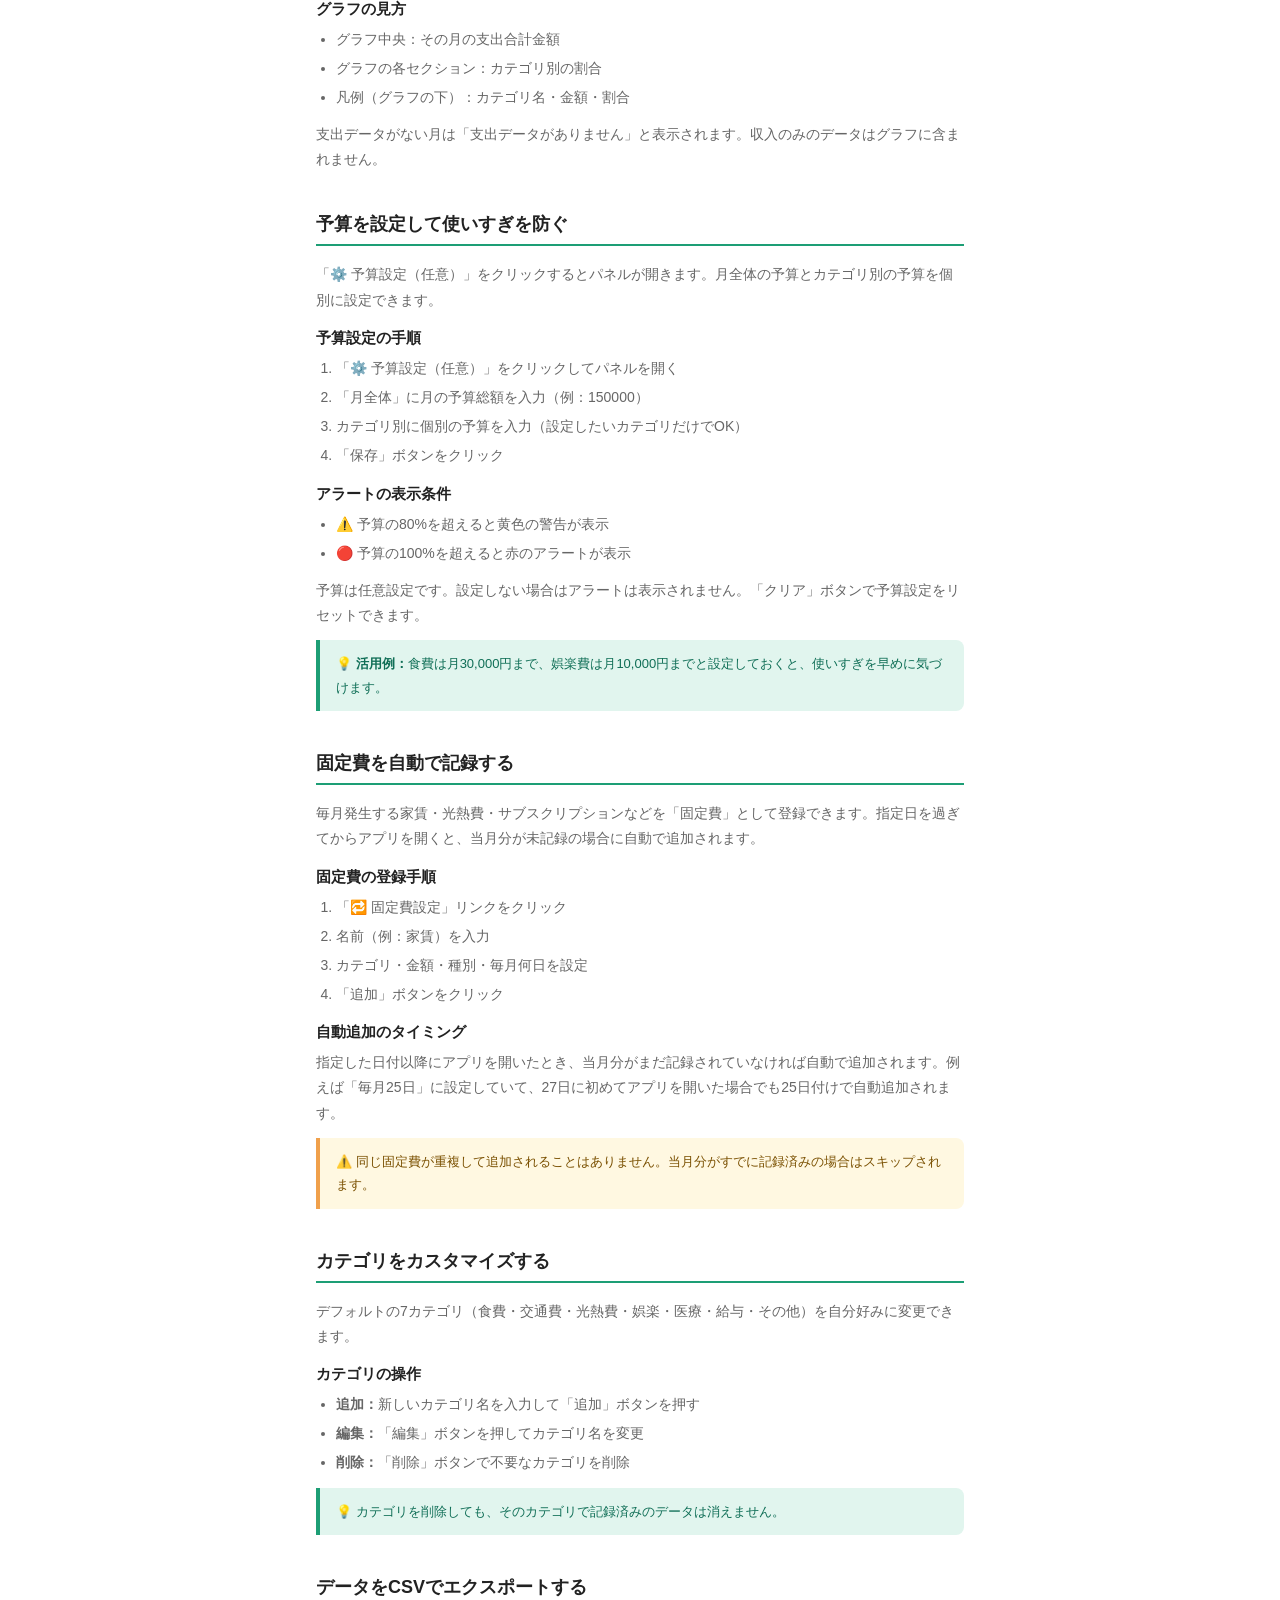
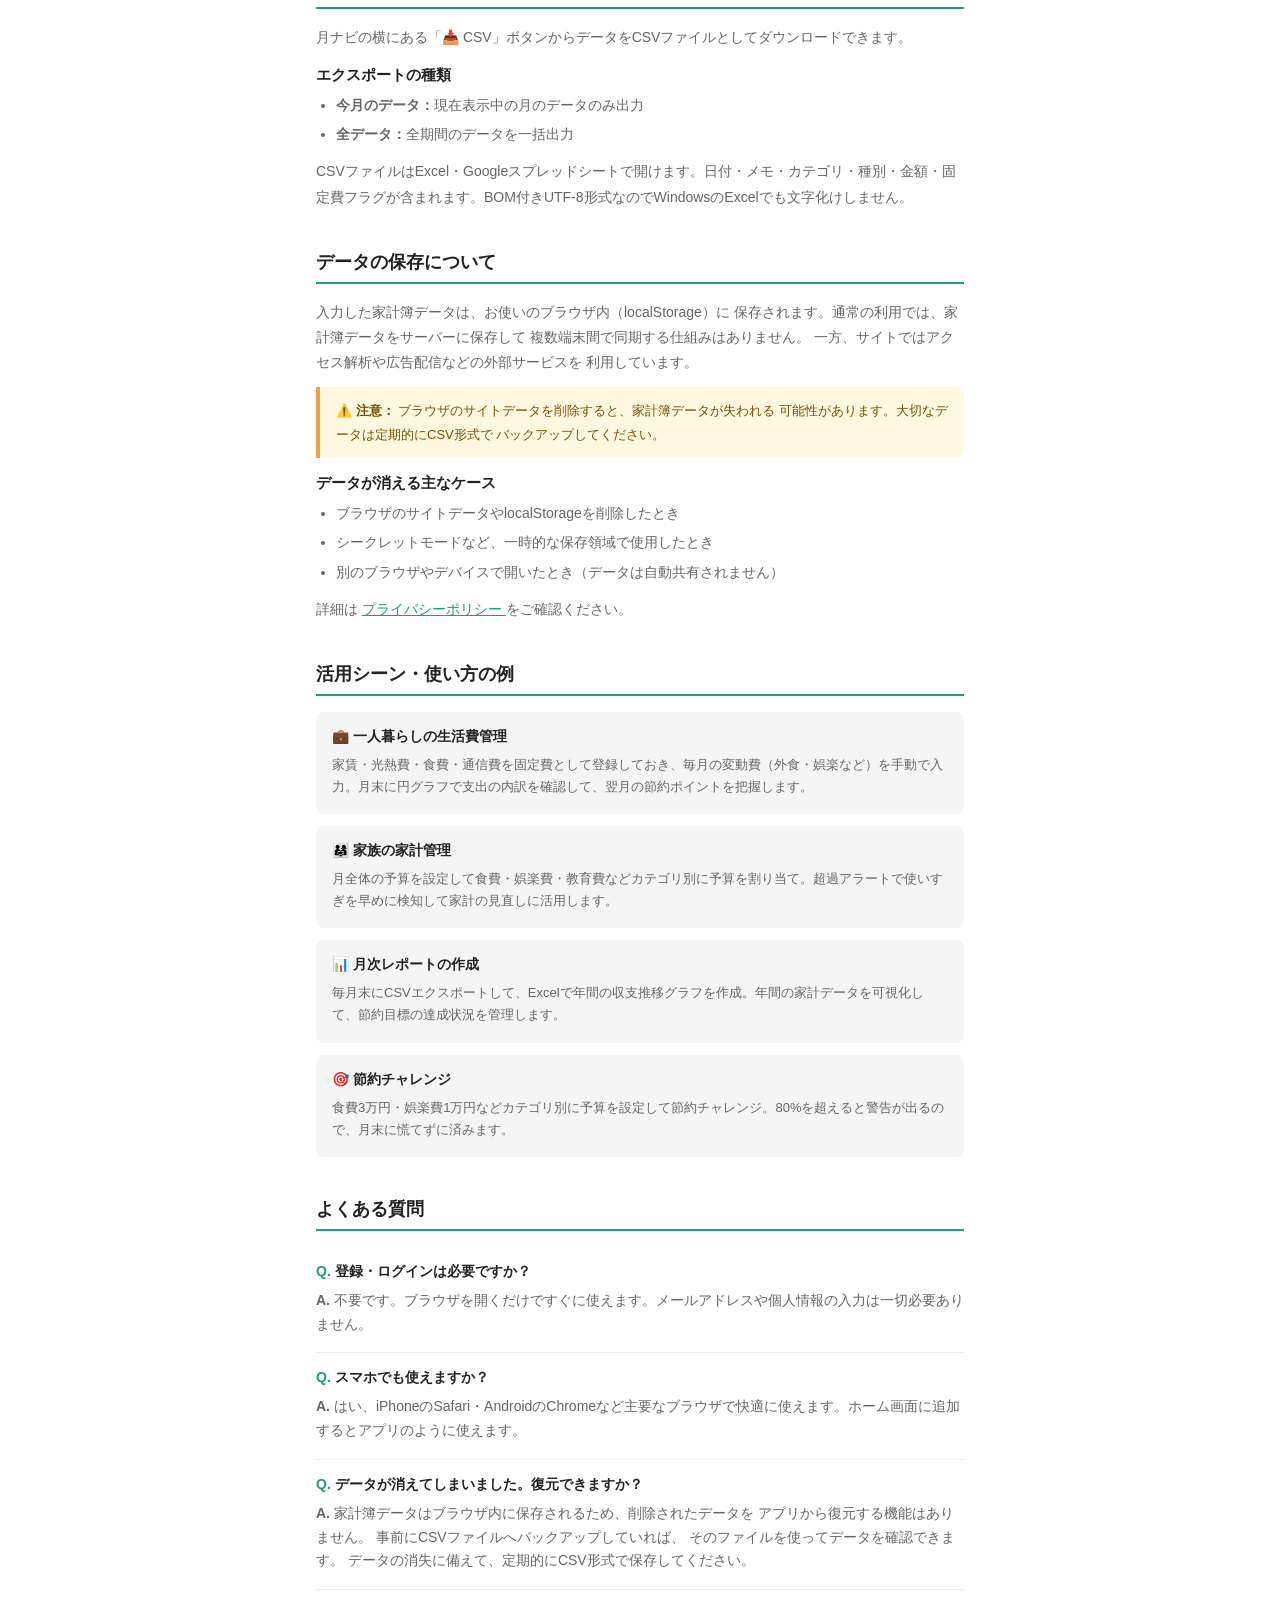
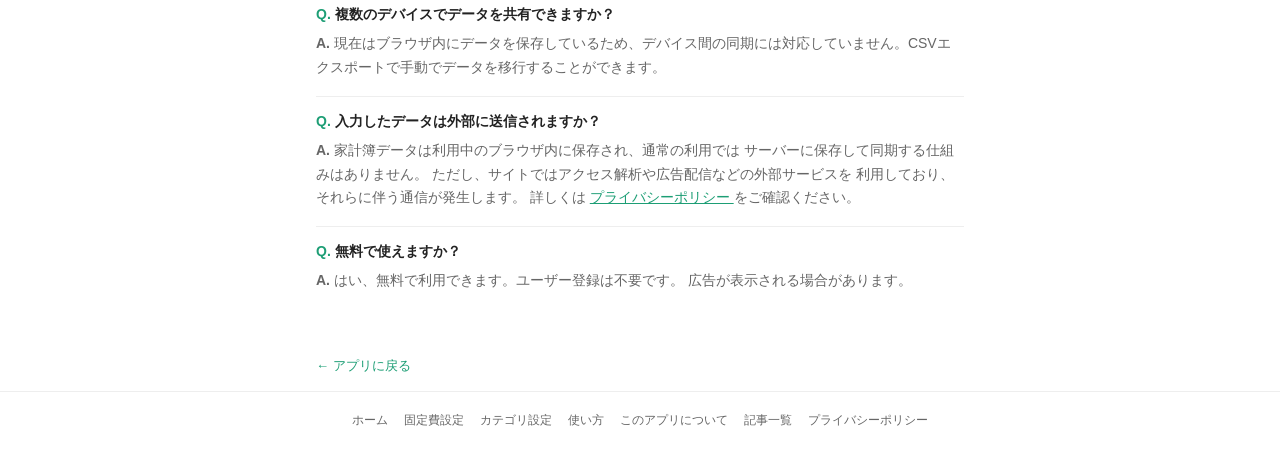
<file: howto.html>
<!doctype html>
<html lang="ja">
  <head>
    <meta charset="UTF-8" />
    <meta name="viewport" content="width=device-width, initial-scale=1.0" />
    <title>使い方｜シンプル家計簿アプリ｜無料のブラウザ家計管理ツール</title>
    <meta
      name="description"
      content="シンプル家計簿アプリの使い方を詳しく解説。収入・支出の入力方法から月別管理、予算設定、固定費の自動追加、CSVエクスポートまで。インストール不要で今すぐ使えます。"
    />
    <link rel="stylesheet" href="style.css" />
    <style>
      .howto-section {
        margin-bottom: 40px;
      }
      .howto-section h2 {
        font-size: 18px;
        font-weight: 700;
        margin-bottom: 16px;
        padding-bottom: 8px;
        border-bottom: 2px solid var(--color-green);
      }
      .howto-section h3 {
        font-size: 15px;
        font-weight: 600;
        margin: 16px 0 8px;
        color: var(--color-text-primary);
      }
      .howto-section p {
        font-size: 14px;
        color: var(--color-text-secondary);
        line-height: 1.8;
        margin-bottom: 12px;
      }
      .howto-section ul,
      .howto-section ol {
        padding-left: 20px;
        margin-bottom: 12px;
      }
      .howto-section li {
        font-size: 14px;
        color: var(--color-text-secondary);
        line-height: 1.8;
        margin-bottom: 4px;
      }
      .tip-box {
        background: #e1f5ee;
        border-left: 4px solid var(--color-green);
        border-radius: 0 8px 8px 0;
        padding: 12px 16px;
        margin: 12px 0;
      }
      .tip-box p {
        color: #0f6e56;
        margin: 0;
        font-size: 13px;
      }
      .warn-note {
        background: #fff8e1;
        border-left: 4px solid #f0a04b;
        border-radius: 0 8px 8px 0;
        padding: 12px 16px;
        margin: 12px 0;
      }
      .warn-note p {
        color: #7a5000;
        margin: 0;
        font-size: 13px;
      }
      .feature-list {
        display: grid;
        grid-template-columns: repeat(auto-fit, minmax(200px, 1fr));
        gap: 12px;
        margin: 16px 0;
      }
      .feature-item {
        background: var(--color-background-secondary);
        border-radius: var(--border-radius-md);
        padding: 14px;
      }
      .feature-item .icon {
        font-size: 24px;
        margin-bottom: 8px;
      }
      .feature-item h4 {
        font-size: 13px;
        font-weight: 600;
        margin-bottom: 4px;
      }
      .feature-item p {
        font-size: 12px;
        color: var(--color-text-secondary);
        margin: 0;
      }
      .faq-item {
        border-bottom: 0.5px solid var(--color-border-tertiary);
        padding: 16px 0;
      }
      .faq-item:last-child {
        border-bottom: none;
      }
      .faq-q {
        font-size: 14px;
        font-weight: 600;
        margin-bottom: 8px;
        color: var(--color-text-primary);
      }
      .faq-q::before {
        content: "Q. ";
        color: var(--color-green);
      }
      .faq-a {
        font-size: 14px;
        color: var(--color-text-secondary);
        line-height: 1.7;
      }
      .faq-a::before {
        content: "A. ";
        color: var(--color-text-secondary);
        font-weight: 600;
      }
      .use-case {
        background: var(--color-background-secondary);
        border-radius: var(--border-radius-md);
        padding: 16px;
        margin-bottom: 12px;
      }
      .use-case h4 {
        font-size: 14px;
        font-weight: 600;
        margin-bottom: 8px;
      }
      .use-case p {
        font-size: 13px;
        color: var(--color-text-secondary);
        margin: 0;
        line-height: 1.7;
      }
    </style>
    <script type="text/javascript">
      (function (c, l, a, r, i, t, y) {
        c[a] =
          c[a] ||
          function () {
            (c[a].q = c[a].q || []).push(arguments);
          };
        t = l.createElement(r);
        t.async = 1;
        t.src = "https://www.clarity.ms/tag/" + i;
        y = l.getElementsByTagName(r)[0];
        y.parentNode.insertBefore(t, y);
      })(window, document, "clarity", "script", "wtdgqt05sb");
    </script>
  </head>
  <body>
    <button class="theme-btn" id="theme-btn" onclick="toggleTheme()">🌙</button>
    <header>
      <div class="header-inner">
        <a class="logo" href="index.html">📒 シンプル家計簿</a>
        <nav>
          <a href="articles/articles.html">記事一覧</a>
          <a href="howto.html">使い方</a>
          <a href="about.html">about</a>
          <a href="privacy.html">プライバシー</a>
        </nav>
      </div>
    </header>

    <div class="wrap">
      <div class="page-title">使い方ガイド</div>
      <div class="page-desc">
        シンプル家計簿アプリの全機能を詳しく解説します。初めての方もすぐに使い始められます。
      </div>

      <!-- 特徴一覧 -->
      <div class="howto-section">
        <h2>このアプリでできること</h2>
        <div class="feature-list">
          <div class="feature-item">
            <div class="icon">📅</div>
            <h4>月別収支管理</h4>
            <p>月ごとに収入・支出を記録して残高を自動計算します。</p>
          </div>
          <div class="feature-item">
            <div class="icon">🥧</div>
            <h4>円グラフで可視化</h4>
            <p>カテゴリ別の支出割合をグラフで一目確認できます。</p>
          </div>
          <div class="feature-item">
            <div class="icon">🎯</div>
            <h4>予算管理</h4>
            <p>月全体・カテゴリ別に予算を設定して使いすぎを防ぎます。</p>
          </div>
          <div class="feature-item">
            <div class="icon">🔁</div>
            <h4>固定費の自動追加</h4>
            <p>家賃・光熱費など毎月の固定費を自動で記録します。</p>
          </div>
          <div class="feature-item">
            <div class="icon">📥</div>
            <h4>CSVエクスポート</h4>
            <p>データをExcelやGoogleスプレッドシートで活用できます。</p>
          </div>
          <div class="feature-item">
            <div class="icon">🌙</div>
            <h4>ダークモード</h4>
            <p>目に優しいダークモードに切り替えられます。</p>
          </div>
        </div>
      </div>

      <!-- 基本操作 -->
      <div class="howto-section">
        <h2>基本操作：収支を記録する</h2>
        <p>
          画面上部のフォームから収入・支出を入力します。以下の項目を入力して「追加」ボタンを押してください。
        </p>

        <h3>① 日付を選ぶ</h3>
        <p>
          記録したい日付を選択します。デフォルトで今日の日付が入力されています。過去の日付を選ぶと、その月の画面に自動的に切り替わります。
        </p>

        <h3>② メモを入力する（任意）</h3>
        <p>
          「スーパー」「ランチ」「Netflix」など、何に使ったかのメモを入力します。省略した場合はカテゴリ名が自動で入ります。
        </p>

        <h3>③ カテゴリを選ぶ</h3>
        <p>
          食費・交通費・光熱費・娯楽・医療・給与・その他から選択します。カテゴリ設定画面から自分好みのカテゴリに変更することもできます。
        </p>

        <h3>④ 金額を入力する</h3>
        <p>
          半角数字で金額を入力します。入力した金額は自動的に収入合計・支出合計・残高に反映されます。
        </p>

        <h3>⑤ 種別を選ぶ</h3>
        <p>
          「支出」または「収入」を選択します。給与などの収入を記録するときは「収入」を選んでください。
        </p>

        <div class="tip-box">
          <p>
            💡
            <strong>ヒント：</strong
            >キーボードのEnterキーでも「追加」ボタンと同じ操作ができます。
          </p>
        </div>
      </div>

      <!-- 月別管理 -->
      <div class="howto-section">
        <h2>月別に収支を確認する</h2>
        <p>
          「家計簿」タイトルの下にある月ナビゲーションで表示する月を切り替えられます。
        </p>

        <h3>月の切り替え方</h3>
        <ul>
          <li>「‹」ボタン：前の月に移動</li>
          <li>「›」ボタン：次の月に移動</li>
          <li>「今月に戻る」ボタン：今月の表示に戻る</li>
        </ul>

        <p>
          収入合計・支出合計・残高は表示中の月のデータのみで自動計算されます。過去の月のデータもいつでも確認できます。
        </p>

        <div class="tip-box">
          <p>
            💡
            <strong>ヒント：</strong
            >データを入力した日付が別の月であれば、自動的にその月に切り替わります。
          </p>
        </div>
      </div>

      <!-- 円グラフ -->
      <div class="howto-section">
        <h2>円グラフで支出を分析する</h2>
        <p>
          月ごとの支出データをカテゴリ別に集計して円グラフで表示します。何にどのくらいお金を使っているかが一目でわかります。
        </p>

        <h3>グラフの見方</h3>
        <ul>
          <li>グラフ中央：その月の支出合計金額</li>
          <li>グラフの各セクション：カテゴリ別の割合</li>
          <li>凡例（グラフの下）：カテゴリ名・金額・割合</li>
        </ul>

        <p>
          支出データがない月は「支出データがありません」と表示されます。収入のみのデータはグラフに含まれません。
        </p>
      </div>

      <!-- 予算設定 -->
      <div class="howto-section">
        <h2>予算を設定して使いすぎを防ぐ</h2>
        <p>
          「⚙️
          予算設定（任意）」をクリックするとパネルが開きます。月全体の予算とカテゴリ別の予算を個別に設定できます。
        </p>

        <h3>予算設定の手順</h3>
        <ol>
          <li>「⚙️ 予算設定（任意）」をクリックしてパネルを開く</li>
          <li>「月全体」に月の予算総額を入力（例：150000）</li>
          <li>カテゴリ別に個別の予算を入力（設定したいカテゴリだけでOK）</li>
          <li>「保存」ボタンをクリック</li>
        </ol>

        <h3>アラートの表示条件</h3>
        <ul>
          <li>⚠️ 予算の80%を超えると黄色の警告が表示</li>
          <li>🔴 予算の100%を超えると赤のアラートが表示</li>
        </ul>

        <p>
          予算は任意設定です。設定しない場合はアラートは表示されません。「クリア」ボタンで予算設定をリセットできます。
        </p>

        <div class="tip-box">
          <p>
            💡
            <strong>活用例：</strong
            >食費は月30,000円まで、娯楽費は月10,000円までと設定しておくと、使いすぎを早めに気づけます。
          </p>
        </div>
      </div>

      <!-- 固定費 -->
      <div class="howto-section">
        <h2>固定費を自動で記録する</h2>
          <p>
            毎月発生する家賃・光熱費・サブスクリプションなどを「固定費」として登録できます。指定日を過ぎてからアプリを開くと、当月分が未記録の場合に自動で追加されます。
          </p>

        <h3>固定費の登録手順</h3>
        <ol>
          <li>「🔁 固定費設定」リンクをクリック</li>
          <li>名前（例：家賃）を入力</li>
          <li>カテゴリ・金額・種別・毎月何日を設定</li>
          <li>「追加」ボタンをクリック</li>
        </ol>

        <h3>自動追加のタイミング</h3>
        <p>
          指定した日付以降にアプリを開いたとき、当月分がまだ記録されていなければ自動で追加されます。例えば「毎月25日」に設定していて、27日に初めてアプリを開いた場合でも25日付けで自動追加されます。
        </p>

        <div class="warn-note">
          <p>
            ⚠️
            同じ固定費が重複して追加されることはありません。当月分がすでに記録済みの場合はスキップされます。
          </p>
        </div>
      </div>

      <!-- カテゴリ -->
      <div class="howto-section">
        <h2>カテゴリをカスタマイズする</h2>
        <p>
          デフォルトの7カテゴリ（食費・交通費・光熱費・娯楽・医療・給与・その他）を自分好みに変更できます。
        </p>

        <h3>カテゴリの操作</h3>
        <ul>
          <li>
            <strong>追加：</strong
            >新しいカテゴリ名を入力して「追加」ボタンを押す
          </li>
          <li><strong>編集：</strong>「編集」ボタンを押してカテゴリ名を変更</li>
          <li><strong>削除：</strong>「削除」ボタンで不要なカテゴリを削除</li>
        </ul>

        <div class="tip-box">
          <p>
            💡
            カテゴリを削除しても、そのカテゴリで記録済みのデータは消えません。
          </p>
        </div>
      </div>

      <!-- CSV -->
      <div class="howto-section">
        <h2>データをCSVでエクスポートする</h2>
        <p>
          月ナビの横にある「📥
          CSV」ボタンからデータをCSVファイルとしてダウンロードできます。
        </p>

        <h3>エクスポートの種類</h3>
        <ul>
          <li><strong>今月のデータ：</strong>現在表示中の月のデータのみ出力</li>
          <li><strong>全データ：</strong>全期間のデータを一括出力</li>
        </ul>

        <p>
          CSVファイルはExcel・Googleスプレッドシートで開けます。日付・メモ・カテゴリ・種別・金額・固定費フラグが含まれます。BOM付きUTF-8形式なのでWindowsのExcelでも文字化けしません。
        </p>
      </div>

      <!-- データ保存 -->
      <div class="howto-section">
        <h2>データの保存について</h2>
        <p>
          入力した家計簿データは、お使いのブラウザ内（localStorage）に
          保存されます。通常の利用では、家計簿データをサーバーに保存して
          複数端末間で同期する仕組みはありません。
          一方、サイトではアクセス解析や広告配信などの外部サービスを
          利用しています。
        </p>

        <div class="warn-note">
          <p>
            ⚠️ <strong>注意：</strong>
            ブラウザのサイトデータを削除すると、家計簿データが失われる
            可能性があります。大切なデータは定期的にCSV形式で
            バックアップしてください。
          </p>
        </div>

        <h3>データが消える主なケース</h3>
        <ul>
          <li>ブラウザのサイトデータやlocalStorageを削除したとき</li>
          <li>シークレットモードなど、一時的な保存領域で使用したとき</li>
          <li>別のブラウザやデバイスで開いたとき（データは自動共有されません）</li>
        </ul>

        <p>
          詳細は
          <a href="privacy.html" style="color: var(--color-green)">
            プライバシーポリシー
          </a>
          をご確認ください。
        </p>
      </div>


      <!-- 活用例 -->
      <div class="howto-section">
        <h2>活用シーン・使い方の例</h2>

        <div class="use-case">
          <h4>💼 一人暮らしの生活費管理</h4>
          <p>
            家賃・光熱費・食費・通信費を固定費として登録しておき、毎月の変動費（外食・娯楽など）を手動で入力。月末に円グラフで支出の内訳を確認して、翌月の節約ポイントを把握します。
          </p>
        </div>

        <div class="use-case">
          <h4>👨‍👩‍👧 家族の家計管理</h4>
          <p>
            月全体の予算を設定して食費・娯楽費・教育費などカテゴリ別に予算を割り当て。超過アラートで使いすぎを早めに検知して家計の見直しに活用します。
          </p>
        </div>

        <div class="use-case">
          <h4>📊 月次レポートの作成</h4>
          <p>
            毎月末にCSVエクスポートして、Excelで年間の収支推移グラフを作成。年間の家計データを可視化して、節約目標の達成状況を管理します。
          </p>
        </div>

        <div class="use-case">
          <h4>🎯 節約チャレンジ</h4>
          <p>
            食費3万円・娯楽費1万円などカテゴリ別に予算を設定して節約チャレンジ。80%を超えると警告が出るので、月末に慌てずに済みます。
          </p>
        </div>
      </div>

      <!-- FAQ -->
      <div class="howto-section">
        <h2>よくある質問</h2>

        <div class="faq-item">
          <div class="faq-q">登録・ログインは必要ですか？</div>
          <div class="faq-a">
            不要です。ブラウザを開くだけですぐに使えます。メールアドレスや個人情報の入力は一切必要ありません。
          </div>
        </div>

        <div class="faq-item">
          <div class="faq-q">スマホでも使えますか？</div>
          <div class="faq-a">
            はい、iPhoneのSafari・AndroidのChromeなど主要なブラウザで快適に使えます。ホーム画面に追加するとアプリのように使えます。
          </div>
        </div>

        <div class="faq-item">
          <div class="faq-q">データが消えてしまいました。復元できますか？</div>
          <div class="faq-a">
            家計簿データはブラウザ内に保存されるため、削除されたデータを
            アプリから復元する機能はありません。
            事前にCSVファイルへバックアップしていれば、
            そのファイルを使ってデータを確認できます。
            データの消失に備えて、定期的にCSV形式で保存してください。
          </div>
        </div>

        <div class="faq-item">
          <div class="faq-q">複数のデバイスでデータを共有できますか？</div>
          <div class="faq-a">
            現在はブラウザ内にデータを保存しているため、デバイス間の同期には対応していません。CSVエクスポートで手動でデータを移行することができます。
          </div>
        </div>

        <div class="faq-item">
          <div class="faq-q">入力したデータは外部に送信されますか？</div>
          <div class="faq-a">
            家計簿データは利用中のブラウザ内に保存され、通常の利用では
            サーバーに保存して同期する仕組みはありません。
            ただし、サイトではアクセス解析や広告配信などの外部サービスを
            利用しており、それらに伴う通信が発生します。
            詳しくは
            <a href="privacy.html" style="color: var(--color-green)">
              プライバシーポリシー
            </a>
            をご確認ください。
          </div>

        </div>

        <div class="faq-item">
          <div class="faq-q">無料で使えますか？</div>
          <div class="faq-a">
            はい、無料で利用できます。ユーザー登録は不要です。
            広告が表示される場合があります。
          </div>
        </div>
      </div>

      <a class="back-btn" href="index.html">← アプリに戻る</a>
    </div>

    <footer>
      <div class="footer-inner">
        <a href="index.html">ホーム</a>
        <a href="fixedcost.html">固定費設定</a>
        <a href="category.html">カテゴリ設定</a>
        <a href="howto.html">使い方</a>
        <a href="about.html">このアプリについて</a>
        <a href="articles/articles.html">記事一覧</a>
        <a href="privacy.html">プライバシーポリシー</a>
      </div>
    </footer>

    <script>
      function applyTheme(theme) {
        const html = document.documentElement,
          btn = document.getElementById("theme-btn");
        html.classList.remove("dark", "light");
        if (theme === "dark") {
          html.classList.add("dark");
          btn.textContent = "☀️";
        } else if (theme === "light") {
          html.classList.add("light");
          btn.textContent = "🌙";
        } else {
          btn.textContent = window.matchMedia("(prefers-color-scheme:dark)")
            .matches
            ? "☀️"
            : "🌙";
        }
      }
      function toggleTheme() {
        const isDark =
          document.documentElement.classList.contains("dark") ||
          (!document.documentElement.classList.contains("light") &&
            window.matchMedia("(prefers-color-scheme:dark)").matches);
        const next = isDark ? "light" : "dark";
        localStorage.setItem("theme", next);
        applyTheme(next);
      }
      applyTheme(localStorage.getItem("theme") || "auto");
    </script>
  </body>
</html>
</file>
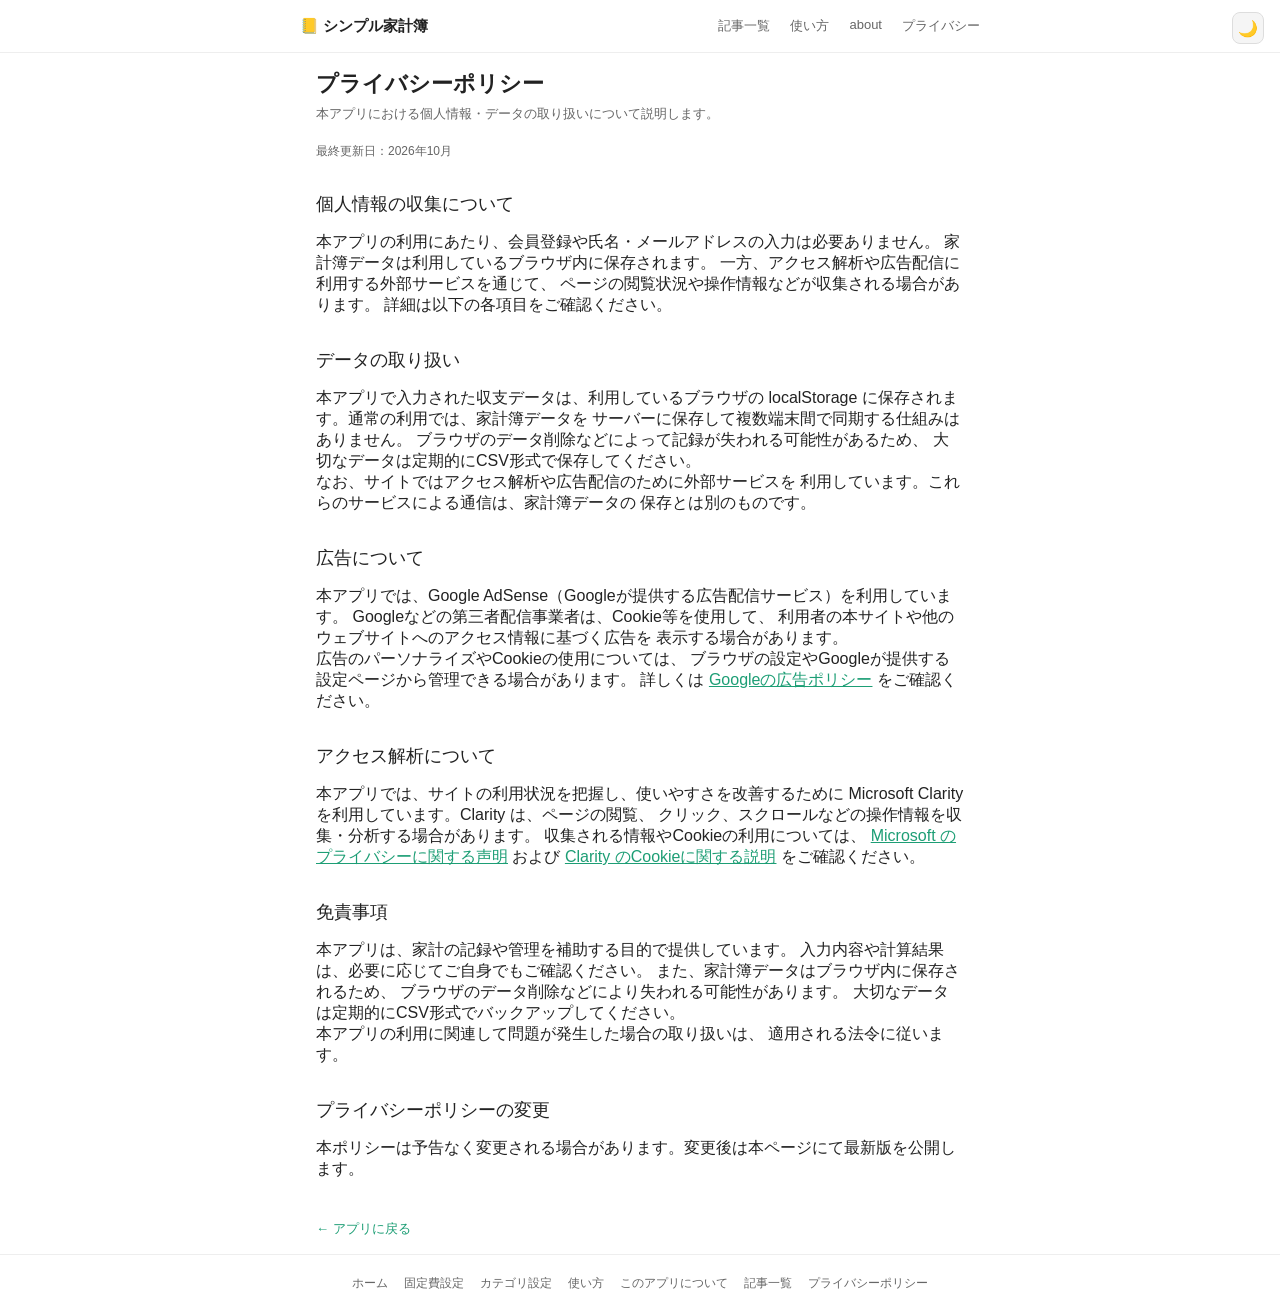
<file: privacy.html>
<!doctype html>
<html lang="ja">
  <head>
    <meta charset="UTF-8" />
    <meta name="viewport" content="width=device-width, initial-scale=1.0" />
    <title>プライバシーポリシー｜シンプル家計簿アプリ</title>
    <meta
      name="description"
      content="シンプル家計簿アプリのプライバシーポリシーです。"
    />
    <link rel="stylesheet" href="style.css" />
    <script type="text/javascript">
      (function (c, l, a, r, i, t, y) {
        c[a] =
          c[a] ||
          function () {
            (c[a].q = c[a].q || []).push(arguments);
          };
        t = l.createElement(r);
        t.async = 1;
        t.src = "https://www.clarity.ms/tag/" + i;
        y = l.getElementsByTagName(r)[0];
        y.parentNode.insertBefore(t, y);
      })(window, document, "clarity", "script", "wtdgqt05sb");
    </script>
  </head>
  <body>
    <button class="theme-btn" id="theme-btn" onclick="toggleTheme()">🌙</button>
    <header>
      <div class="header-inner">
        <a class="logo" href="index.html">📒 シンプル家計簿</a>
        <nav>
          <a href="articles/articles.html">記事一覧</a>
          <a href="howto.html">使い方</a>
          <a href="about.html">about</a>
          <a href="privacy.html">プライバシー</a>
        </nav>
      </div>
    </header>

    <div class="wrap">
      <div class="page-title">プライバシーポリシー</div>
      <div class="page-desc">
        本アプリにおける個人情報・データの取り扱いについて説明します。
      </div>
      <div
        class="update-date"
        style="
          font-size: 12px;
          color: var(--color-text-secondary);
          margin-bottom: 32px;
        "
      >
        最終更新日：2026年10月
      </div>

      <div class="section">
        <h2>個人情報の収集について</h2>      
        <p>
          本アプリの利用にあたり、会員登録や氏名・メールアドレスの入力は必要ありません。
          家計簿データは利用しているブラウザ内に保存されます。
          一方、アクセス解析や広告配信に利用する外部サービスを通じて、
          ページの閲覧状況や操作情報などが収集される場合があります。
          詳細は以下の各項目をご確認ください。
        </p>

      </div>

      <div class="section">
        <h2>データの取り扱い</h2>
        <p>
          本アプリで入力された収支データは、利用しているブラウザの
          localStorage に保存されます。通常の利用では、家計簿データを
          サーバーに保存して複数端末間で同期する仕組みはありません。
          ブラウザのデータ削除などによって記録が失われる可能性があるため、
          大切なデータは定期的にCSV形式で保存してください。
        </p>
        <p>
          なお、サイトではアクセス解析や広告配信のために外部サービスを
          利用しています。これらのサービスによる通信は、家計簿データの
          保存とは別のものです。
        </p>

      </div>

      <div class="section">
        <h2>広告について</h2>
        <p>
          本アプリでは、Google AdSense（Googleが提供する広告配信サービス）を利用しています。
          Googleなどの第三者配信事業者は、Cookie等を使用して、
          利用者の本サイトや他のウェブサイトへのアクセス情報に基づく広告を
          表示する場合があります。
        </p>
        <p>
          広告のパーソナライズやCookieの使用については、
          ブラウザの設定やGoogleが提供する設定ページから管理できる場合があります。
          詳しくは
          <a
            href="https://policies.google.com/technologies/ads?hl=ja"
            target="_blank"
            rel="noopener noreferrer"
            style="color: var(--color-green)"
          >Googleの広告ポリシー</a>
          をご確認ください。
        </p>
      </div>

      <div class="section">
        <h2>アクセス解析について</h2>
        <p>
          本アプリでは、サイトの利用状況を把握し、使いやすさを改善するために
          Microsoft Clarity を利用しています。Clarity は、ページの閲覧、
          クリック、スクロールなどの操作情報を収集・分析する場合があります。
          収集される情報やCookieの利用については、
          <a
            href="https://privacy.microsoft.com/ja-jp/privacystatement"
            target="_blank"
            rel="noopener noreferrer"
            style="color: var(--color-green)"
          >Microsoft のプライバシーに関する声明</a>
          および
          <a
            href="https://learn.microsoft.com/ja-jp/clarity/setup-and-installation/clarity-cookies"
            target="_blank"
            rel="noopener noreferrer"
            style="color: var(--color-green)"
          >Clarity のCookieに関する説明</a>
          をご確認ください。
        </p>

      </div>

      <div class="section">
        <h2>免責事項</h2>
        <p>
          本アプリは、家計の記録や管理を補助する目的で提供しています。
          入力内容や計算結果は、必要に応じてご自身でもご確認ください。
          また、家計簿データはブラウザ内に保存されるため、
          ブラウザのデータ削除などにより失われる可能性があります。
          大切なデータは定期的にCSV形式でバックアップしてください。
        </p>
        <p>
          本アプリの利用に関連して問題が発生した場合の取り扱いは、
          適用される法令に従います。
        </p>
      </div>

      <div class="section">
        <h2>プライバシーポリシーの変更</h2>
        <p>
          本ポリシーは予告なく変更される場合があります。変更後は本ページにて最新版を公開します。
        </p>
      </div>

      <a class="back-btn" href="index.html">← アプリに戻る</a>
    </div>

    <footer>
      <div class="footer-inner">
        <a href="index.html">ホーム</a>
        <a href="fixedcost.html">固定費設定</a>
        <a href="category.html">カテゴリ設定</a>
        <a href="howto.html">使い方</a>
        <a href="about.html">このアプリについて</a>
        <a href="articles/articles.html">記事一覧</a>
        <a href="privacy.html">プライバシーポリシー</a>
      </div>
    </footer>

    <script>
      function applyTheme(theme) {
        const html = document.documentElement,
          btn = document.getElementById("theme-btn");
        html.classList.remove("dark", "light");
        if (theme === "dark") {
          html.classList.add("dark");
          btn.textContent = "☀️";
        } else if (theme === "light") {
          html.classList.add("light");
          btn.textContent = "🌙";
        } else {
          btn.textContent = window.matchMedia("(prefers-color-scheme:dark)")
            .matches
            ? "☀️"
            : "🌙";
        }
      }
      function toggleTheme() {
        const isDark =
          document.documentElement.classList.contains("dark") ||
          (!document.documentElement.classList.contains("light") &&
            window.matchMedia("(prefers-color-scheme:dark)").matches);
        const next = isDark ? "light" : "dark";
        localStorage.setItem("theme", next);
        applyTheme(next);
      }
      applyTheme(localStorage.getItem("theme") || "auto");
    </script>
  </body>
</html>
</file>
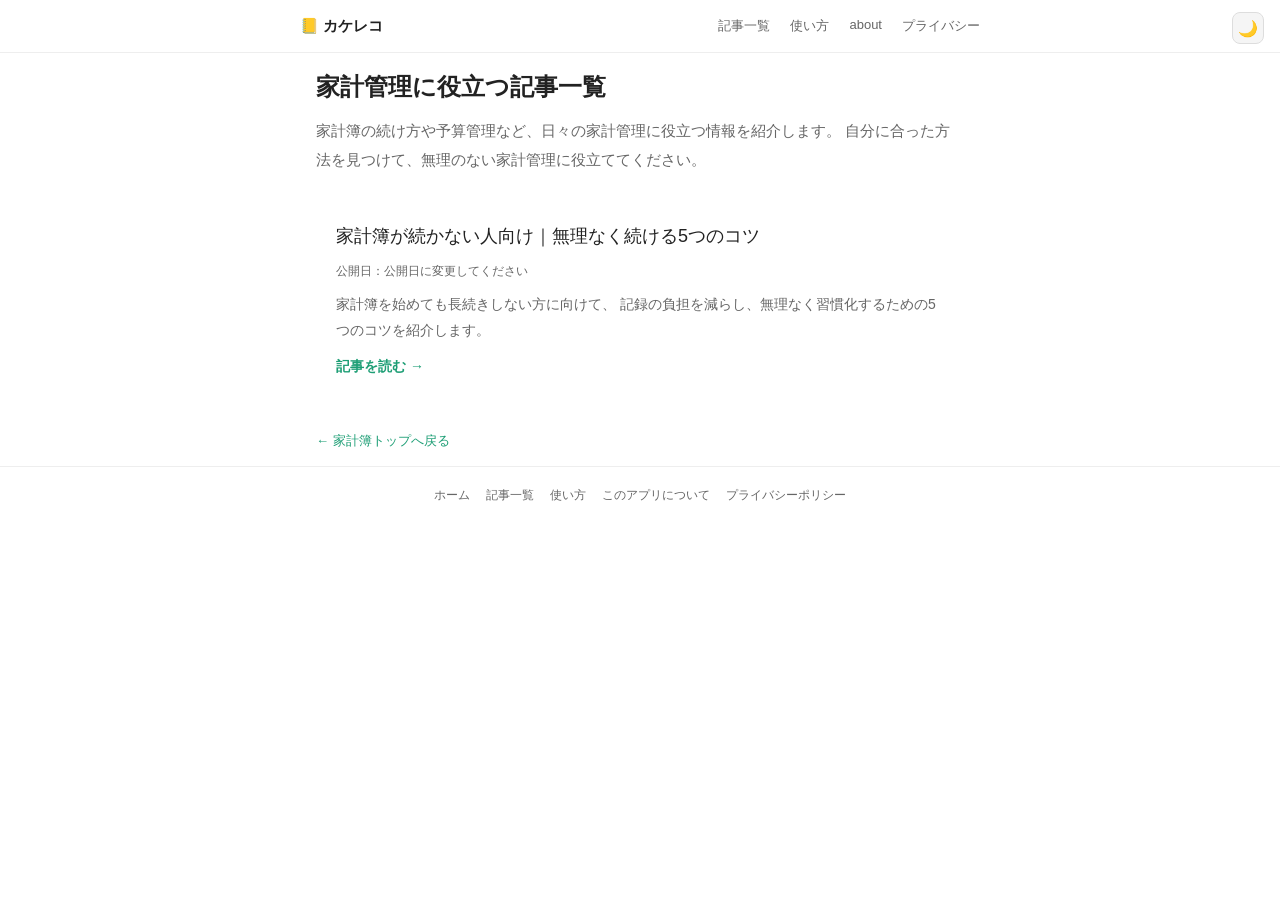
<file: articles/articles.html>
<!doctype html>
<html lang="ja">
  <head>
    <meta charset="UTF-8" />
    <meta name="viewport" content="width=device-width, initial-scale=1.0" />

    <title>家計管理に役立つ記事一覧｜カケレコ</title>
    <meta
      name="description"
      content="家計簿の続け方や予算管理など、日々の家計管理に役立つ情報を紹介します。シンプルな家計簿アプリ「カケレコ」の記事一覧です。"
    />

    <link rel="stylesheet" href="../style.css" />

    <style>
      .articles-page h1 {
        font-size: 24px;
        font-weight: 700;
        line-height: 1.5;
        margin-bottom: 12px;
      }

      .articles-intro {
        font-size: 15px;
        color: var(--color-text-secondary);
        line-height: 1.9;
        margin-bottom: 28px;
      }

      .article-list {
        display: grid;
        gap: 16px;
      }

      .article-card {
        padding: 20px;
        border: 1px solid var(--color-border);
        border-radius: 12px;
        background: var(--color-background);
      }

      .article-card h2 {
        font-size: 18px;
        line-height: 1.6;
        margin: 0 0 10px;
      }

      .article-card h2 a {
        color: var(--color-text);
        text-decoration: none;
      }

      .article-card h2 a:hover {
        color: var(--color-green);
      }

      .article-card .article-date {
        font-size: 12px;
        color: var(--color-text-secondary);
        margin-bottom: 10px;
      }

      .article-card p {
        font-size: 14px;
        color: var(--color-text-secondary);
        line-height: 1.8;
        margin-bottom: 14px;
      }

      .article-card .article-link {
        display: inline-block;
        font-size: 14px;
        font-weight: 600;
        color: var(--color-green);
        text-decoration: none;
      }

      .article-card .article-link:hover {
        text-decoration: underline;
      }

      .articles-empty {
        padding: 24px 16px;
        border-radius: 8px;
        background: var(--color-background-secondary);
        color: var(--color-text-secondary);
        text-align: center;
        line-height: 1.8;
      }

      .articles-back {
        margin-top: 28px;
      }
    </style>
  </head>

  <body>
    <button class="theme-btn" id="theme-btn" onclick="toggleTheme()">🌙</button>

    <header>
      <div class="header-inner">
        <a class="logo" href="../index.html">📒 カケレコ</a>
        <nav>
          <a href="./articles.html">記事一覧</a>
          <a href="../howto.html">使い方</a>
          <a href="../about.html">about</a>
          <a href="../privacy.html">プライバシー</a>
        </nav>
      </div>
    </header>

    <main class="wrap articles-page">
      <h1>家計管理に役立つ記事一覧</h1>

      <p class="articles-intro">
        家計簿の続け方や予算管理など、日々の家計管理に役立つ情報を紹介します。
        自分に合った方法を見つけて、無理のない家計管理に役立ててください。
      </p>

      <section class="article-list" aria-label="記事一覧">
        <article class="article-card">
          <h2>
            <a href="./kakeibo-tips.html">
              家計簿が続かない人向け｜無理なく続ける5つのコツ
            </a>
          </h2>

          <p class="article-date">公開日：公開日に変更してください</p>

          <p>
            家計簿を始めても長続きしない方に向けて、
            記録の負担を減らし、無理なく習慣化するための5つのコツを紹介します。
          </p>

          <a class="article-link" href="./kakeibo-tips.html">
            記事を読む →
          </a>
        </article>
      </section>

      <p class="articles-back">
        <a class="back-btn" href="../index.html">← 家計簿トップへ戻る</a>
      </p>
    </main>

    <footer>
      <div class="footer-inner">
        <a href="../index.html">ホーム</a>
        <a href="./articles.html">記事一覧</a>
        <a href="../howto.html">使い方</a>
        <a href="../about.html">このアプリについて</a>
        <a href="../privacy.html">プライバシーポリシー</a>
      </div>
    </footer>

    <script>
      function applyTheme(theme) {
        const html = document.documentElement;
        const btn = document.getElementById("theme-btn");

        html.classList.remove("dark", "light");

        if (theme === "dark") {
          html.classList.add("dark");
          btn.textContent = "☀️";
        } else if (theme === "light") {
          html.classList.add("light");
          btn.textContent = "🌙";
        } else {
          btn.textContent = window.matchMedia(
            "(prefers-color-scheme: dark)"
          ).matches
            ? "☀️"
            : "🌙";
        }
      }

      function toggleTheme() {
        const isDark =
          document.documentElement.classList.contains("dark") ||
          (!document.documentElement.classList.contains("light") &&
            window.matchMedia("(prefers-color-scheme: dark)").matches);

        const next = isDark ? "light" : "dark";

        localStorage.setItem("theme", next);
        applyTheme(next);
      }

      applyTheme(localStorage.getItem("theme") || "auto");
    </script>
  </body>
</html>
</file>
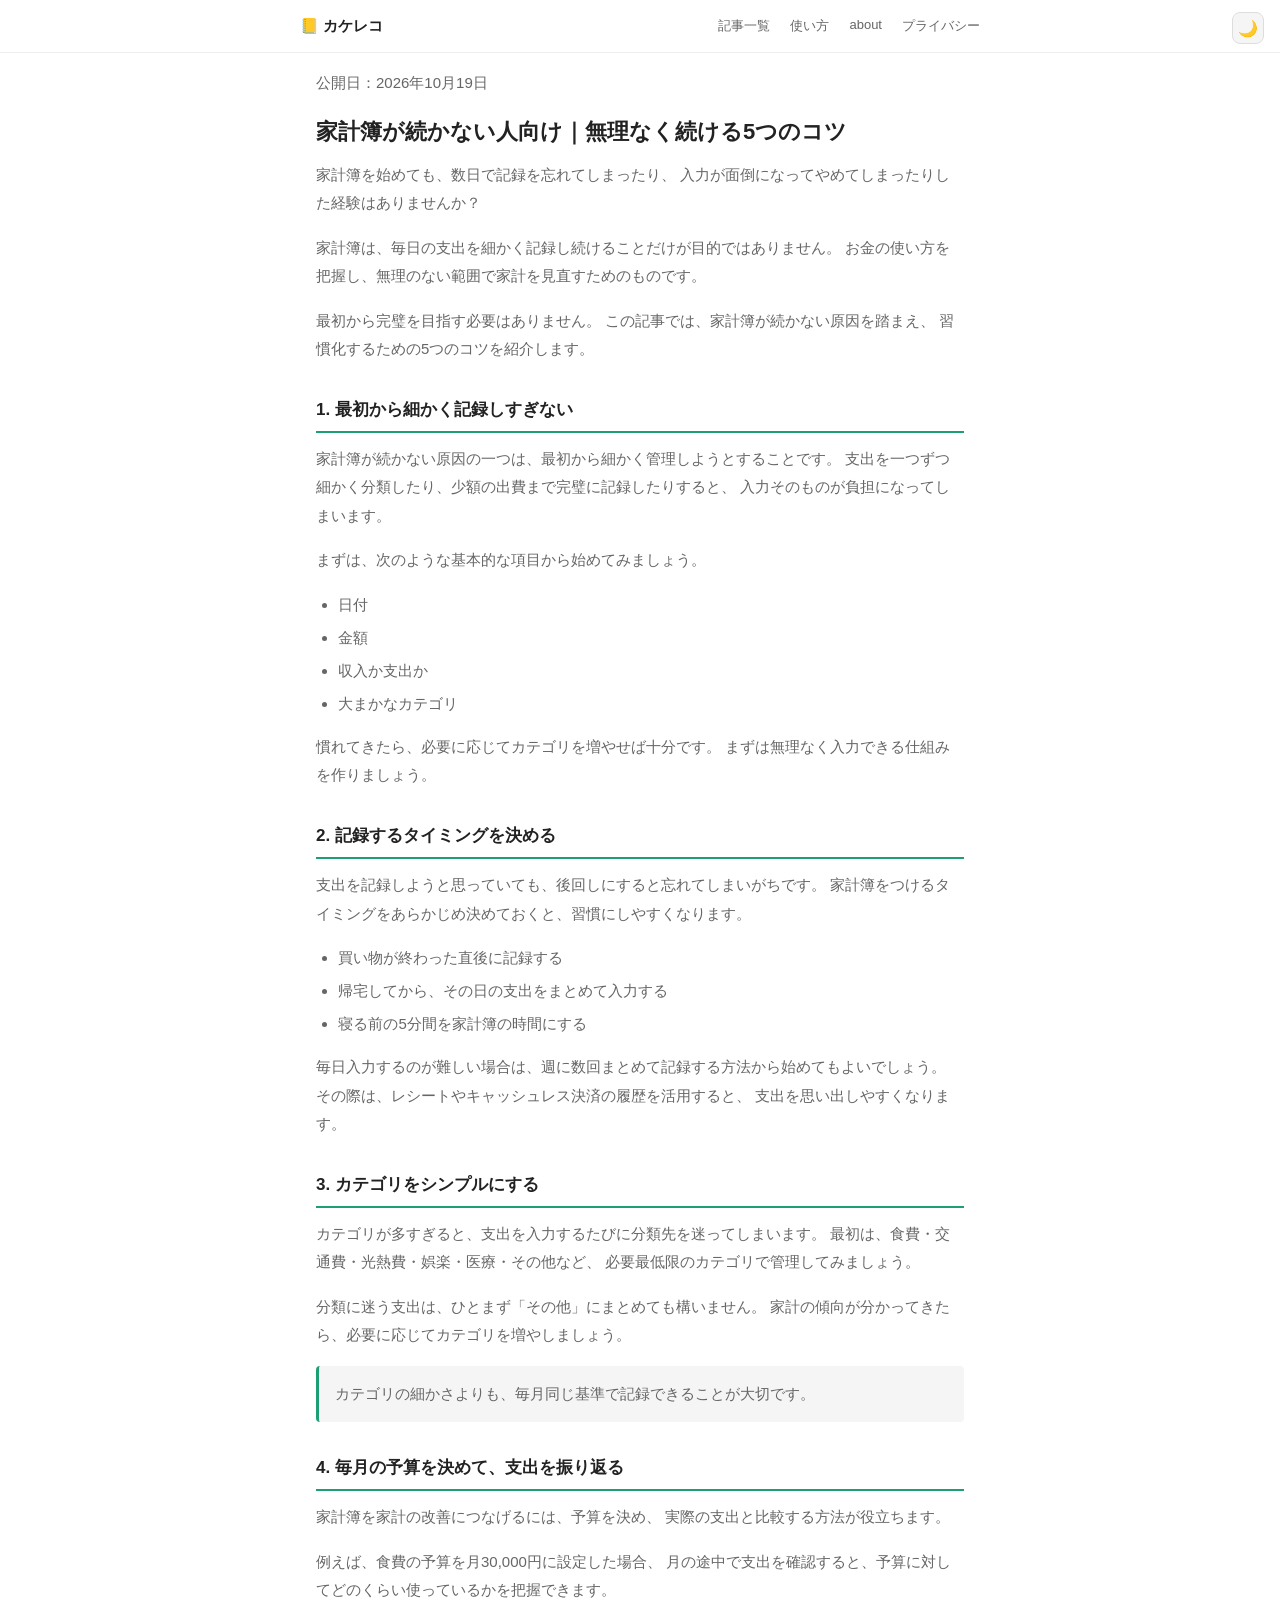
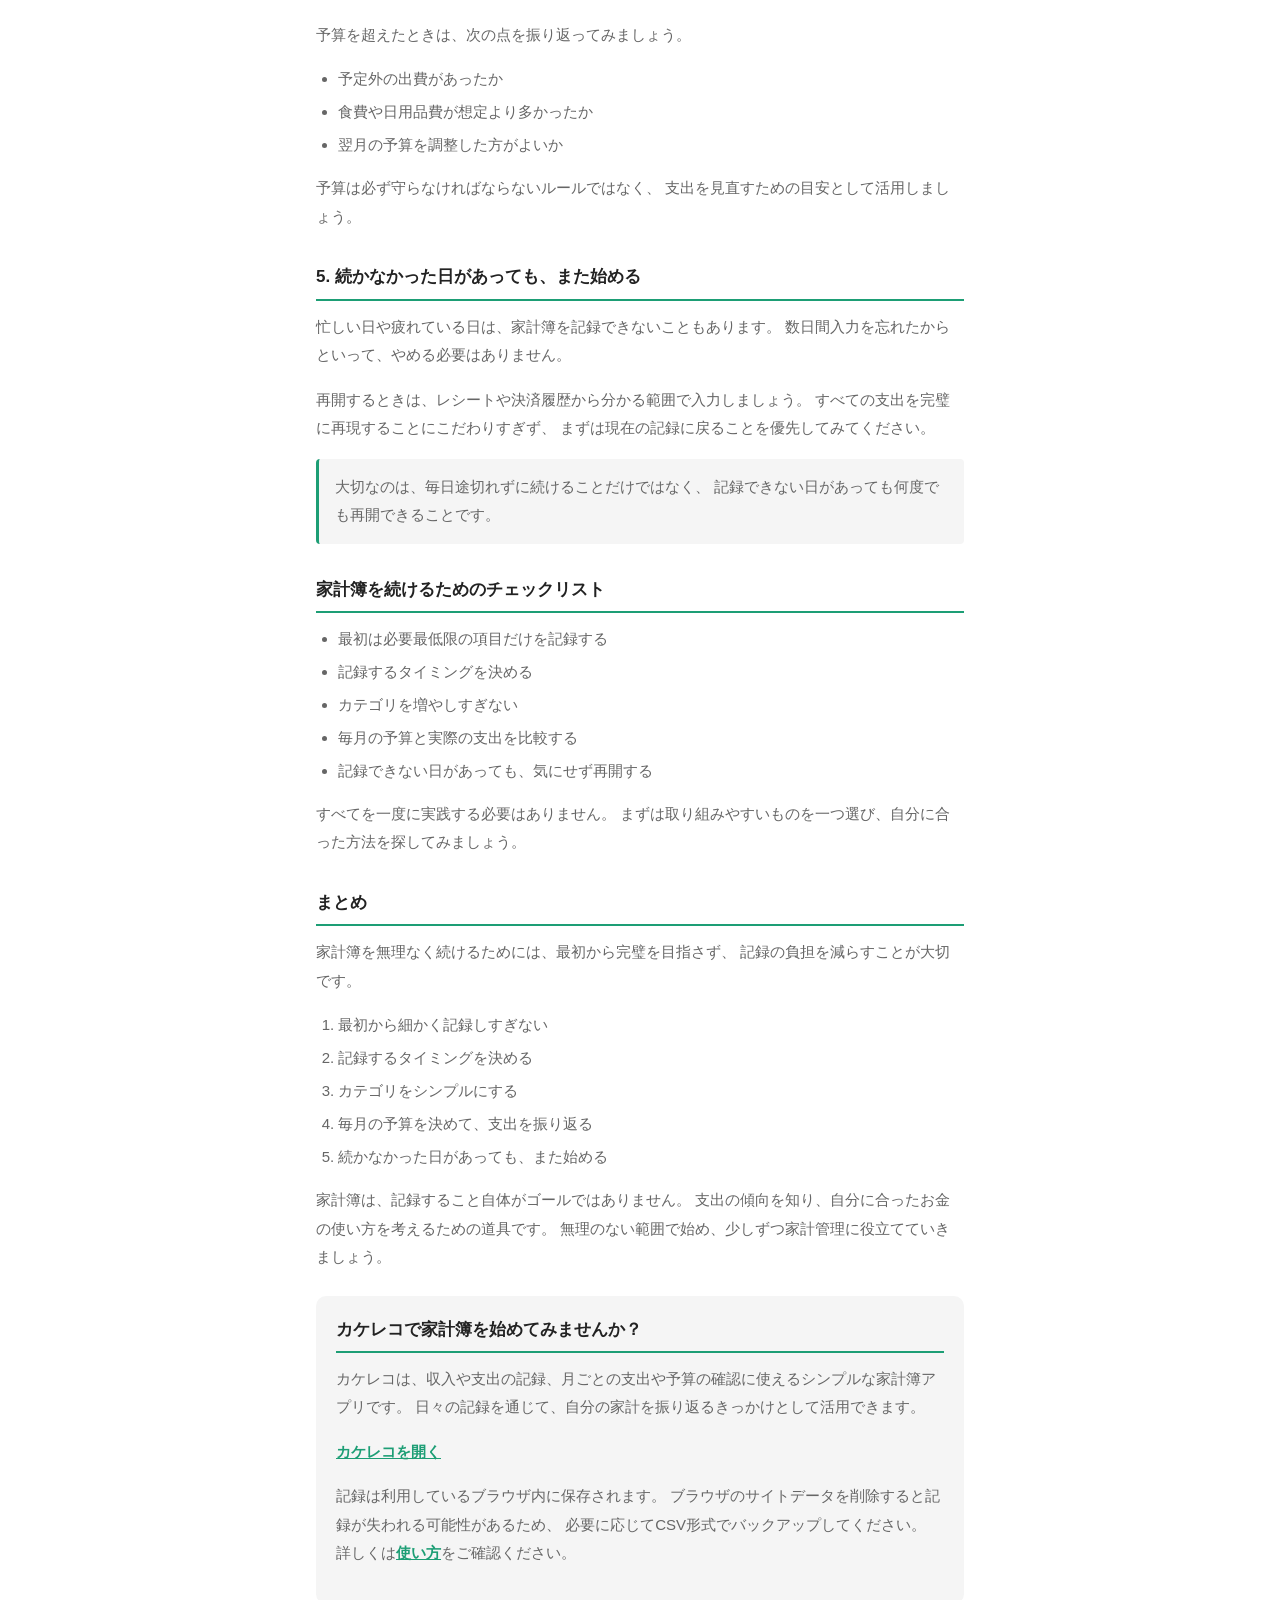
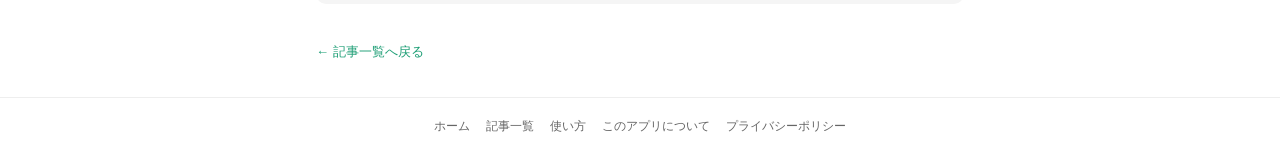
<file: articles/kakeibo-tips.html>
<!doctype html>
<html lang="ja">
  <head>
    <meta charset="UTF-8" />
    <meta name="viewport" content="width=device-width, initial-scale=1.0" />

    <title>家計簿が続かない人向け｜無理なく続ける5つのコツ｜カケレコ</title>
    <meta
      name="description"
      content="家計簿が続かない原因と、無理なく習慣化するための5つのコツを紹介します。記録の負担を減らし、予算管理や支出の振り返りに役立てましょう。"
    />
    <meta name="robots" content="index,follow" />

    <link rel="stylesheet" href="../style.css" />

    <style>
      .article h1 {
        font-size: 22px;
        font-weight: 700;
        line-height: 1.6;
        margin-bottom: 12px;
      }

      .article-date {
        font-size: 12px;
        color: var(--color-text-secondary);
        margin-bottom: 24px;
      }

      .article h2 {
        font-size: 17px;
        font-weight: 700;
        line-height: 1.6;
        margin: 32px 0 12px;
        padding-bottom: 8px;
        border-bottom: 2px solid var(--color-green);
      }

      .article p {
        font-size: 15px;
        color: var(--color-text-secondary);
        line-height: 1.9;
        margin-bottom: 16px;
      }

      .article ul,
      .article ol {
        padding-left: 1.4em;
        margin-bottom: 16px;
      }

      .article li {
        font-size: 15px;
        color: var(--color-text-secondary);
        line-height: 1.8;
        margin-bottom: 6px;
      }

      .article .article-point {
        padding: 14px 16px;
        border-left: 3px solid var(--color-green);
        background: var(--color-background-secondary);
        border-radius: 4px;
      }

      .article .article-cta {
        margin-top: 24px;
        padding: 20px;
        border-radius: 10px;
        background: var(--color-background-secondary);
      }

      .article .article-cta h2 {
        margin-top: 0;
      }

      .article .article-cta a {
        color: var(--color-green);
        font-weight: 600;
      }

      .article .article-nav {
        margin-top: 28px;
      }
    </style>
  </head>

  <body>
    <button
      class="theme-btn"
      id="theme-btn"
      type="button"
      onclick="toggleTheme()"
      aria-label="テーマを切り替える"
    >
      🌙
    </button>

    <header>
      <div class="header-inner">
        <a class="logo" href="../index.html">📒 カケレコ</a>
        <nav>
          <a href="./articles.html">記事一覧</a>
          <a href="../howto.html">使い方</a>
          <a href="../about.html">about</a>
          <a href="../privacy.html">プライバシー</a>
        </nav>
      </div>
    </header>

    <main class="wrap article">
      <p class="article-date">
        公開日：<time datetime="2026-10-19">2026年10月19日</time>
      </p>

      <h1>家計簿が続かない人向け｜無理なく続ける5つのコツ</h1>

      <p>
        家計簿を始めても、数日で記録を忘れてしまったり、
        入力が面倒になってやめてしまったりした経験はありませんか？
      </p>

      <p>
        家計簿は、毎日の支出を細かく記録し続けることだけが目的ではありません。
        お金の使い方を把握し、無理のない範囲で家計を見直すためのものです。
      </p>

      <p>
        最初から完璧を目指す必要はありません。
        この記事では、家計簿が続かない原因を踏まえ、
        習慣化するための5つのコツを紹介します。
      </p>

      <h2>1. 最初から細かく記録しすぎない</h2>

      <p>
        家計簿が続かない原因の一つは、最初から細かく管理しようとすることです。
        支出を一つずつ細かく分類したり、少額の出費まで完璧に記録したりすると、
        入力そのものが負担になってしまいます。
      </p>

      <p>まずは、次のような基本的な項目から始めてみましょう。</p>

      <ul>
        <li>日付</li>
        <li>金額</li>
        <li>収入か支出か</li>
        <li>大まかなカテゴリ</li>
      </ul>

      <p>
        慣れてきたら、必要に応じてカテゴリを増やせば十分です。
        まずは無理なく入力できる仕組みを作りましょう。
      </p>

      <h2>2. 記録するタイミングを決める</h2>

      <p>
        支出を記録しようと思っていても、後回しにすると忘れてしまいがちです。
        家計簿をつけるタイミングをあらかじめ決めておくと、習慣にしやすくなります。
      </p>

      <ul>
        <li>買い物が終わった直後に記録する</li>
        <li>帰宅してから、その日の支出をまとめて入力する</li>
        <li>寝る前の5分間を家計簿の時間にする</li>
      </ul>

      <p>
        毎日入力するのが難しい場合は、週に数回まとめて記録する方法から始めてもよいでしょう。
        その際は、レシートやキャッシュレス決済の履歴を活用すると、
        支出を思い出しやすくなります。
      </p>

      <h2>3. カテゴリをシンプルにする</h2>

      <p>
        カテゴリが多すぎると、支出を入力するたびに分類先を迷ってしまいます。
        最初は、食費・交通費・光熱費・娯楽・医療・その他など、
        必要最低限のカテゴリで管理してみましょう。
      </p>

      <p>
        分類に迷う支出は、ひとまず「その他」にまとめても構いません。
        家計の傾向が分かってきたら、必要に応じてカテゴリを増やしましょう。
      </p>

      <p class="article-point">
        カテゴリの細かさよりも、毎月同じ基準で記録できることが大切です。
      </p>

      <h2>4. 毎月の予算を決めて、支出を振り返る</h2>

      <p>
        家計簿を家計の改善につなげるには、予算を決め、
        実際の支出と比較する方法が役立ちます。
      </p>

      <p>
        例えば、食費の予算を月30,000円に設定した場合、
        月の途中で支出を確認すると、予算に対してどのくらい使っているかを把握できます。
      </p>

      <p>予算を超えたときは、次の点を振り返ってみましょう。</p>

      <ul>
        <li>予定外の出費があったか</li>
        <li>食費や日用品費が想定より多かったか</li>
        <li>翌月の予算を調整した方がよいか</li>
      </ul>

      <p>
        予算は必ず守らなければならないルールではなく、
        支出を見直すための目安として活用しましょう。
      </p>

      <h2>5. 続かなかった日があっても、また始める</h2>

      <p>
        忙しい日や疲れている日は、家計簿を記録できないこともあります。
        数日間入力を忘れたからといって、やめる必要はありません。
      </p>

      <p>
        再開するときは、レシートや決済履歴から分かる範囲で入力しましょう。
        すべての支出を完璧に再現することにこだわりすぎず、
        まずは現在の記録に戻ることを優先してみてください。
      </p>

      <p class="article-point">
        大切なのは、毎日途切れずに続けることだけではなく、
        記録できない日があっても何度でも再開できることです。
      </p>

      <h2>家計簿を続けるためのチェックリスト</h2>

      <ul>
        <li>最初は必要最低限の項目だけを記録する</li>
        <li>記録するタイミングを決める</li>
        <li>カテゴリを増やしすぎない</li>
        <li>毎月の予算と実際の支出を比較する</li>
        <li>記録できない日があっても、気にせず再開する</li>
      </ul>

      <p>
        すべてを一度に実践する必要はありません。
        まずは取り組みやすいものを一つ選び、自分に合った方法を探してみましょう。
      </p>

      <h2>まとめ</h2>

      <p>
        家計簿を無理なく続けるためには、最初から完璧を目指さず、
        記録の負担を減らすことが大切です。
      </p>

      <ol>
        <li>最初から細かく記録しすぎない</li>
        <li>記録するタイミングを決める</li>
        <li>カテゴリをシンプルにする</li>
        <li>毎月の予算を決めて、支出を振り返る</li>
        <li>続かなかった日があっても、また始める</li>
      </ol>

      <p>
        家計簿は、記録すること自体がゴールではありません。
        支出の傾向を知り、自分に合ったお金の使い方を考えるための道具です。
        無理のない範囲で始め、少しずつ家計管理に役立てていきましょう。
      </p>

      <section class="article-cta">
        <h2>カケレコで家計簿を始めてみませんか？</h2>

        <p>
          カケレコは、収入や支出の記録、月ごとの支出や予算の確認に使えるシンプルな家計簿アプリです。
          日々の記録を通じて、自分の家計を振り返るきっかけとして活用できます。
        </p>

        <p>
          <a href="../index.html">カケレコを開く</a>
        </p>

        <p>
          記録は利用しているブラウザ内に保存されます。
          ブラウザのサイトデータを削除すると記録が失われる可能性があるため、
          必要に応じてCSV形式でバックアップしてください。
          詳しくは<a href="../howto.html">使い方</a>をご確認ください。
        </p>
      </section>

      <p class="article-nav">
        <a class="back-btn" href="./articles.html">← 記事一覧へ戻る</a>
      </p>
    </main>

    <footer>
      <div class="footer-inner">
        <a href="../index.html">ホーム</a>
        <a href="./articles.html">記事一覧</a>
        <a href="../howto.html">使い方</a>
        <a href="../about.html">このアプリについて</a>
        <a href="../privacy.html">プライバシーポリシー</a>
      </div>
    </footer>

    <script>
      function applyTheme(theme) {
        const html = document.documentElement;
        const btn = document.getElementById("theme-btn");

        html.classList.remove("dark", "light");

        if (theme === "dark") {
          html.classList.add("dark");
          btn.textContent = "☀️";
        } else if (theme === "light") {
          html.classList.add("light");
          btn.textContent = "🌙";
        } else {
          btn.textContent = window.matchMedia(
            "(prefers-color-scheme: dark)"
          ).matches
            ? "☀️"
            : "🌙";
        }
      }

      function toggleTheme() {
        const isDark =
          document.documentElement.classList.contains("dark") ||
          (!document.documentElement.classList.contains("light") &&
            window.matchMedia("(prefers-color-scheme: dark)").matches);

        const next = isDark ? "light" : "dark";

        localStorage.setItem("theme", next);
        applyTheme(next);
      }

      applyTheme(localStorage.getItem("theme") || "auto");
    </script>
  </body>
</html>
</file>
<file: style.css>
/* ========================================
   シンプル家計簿アプリ 共通スタイル
   style.css
======================================== */

/* ── カラー変数（ライトモード） ── */
:root{
  --color-text-primary:#222;
  --color-text-secondary:#666;
  --color-background-primary:#fff;
  --color-background-secondary:#f5f5f5;
  --color-border-secondary:#ddd;
  --color-border-tertiary:#eee;
  --color-green:#1D9E75;
  --border-radius-md:8px;
}

/* ── ダークモード（ブラウザ設定に連動） ── */
@media(prefers-color-scheme:dark){
  :root{
    --color-text-primary:#e8eaf6;
    --color-text-secondary:#9196b5;
    --color-background-primary:#1a1d27;
    --color-background-secondary:#22263a;
    --color-border-secondary:#2e3248;
    --color-border-tertiary:#2e3248;
  }
}

/* ── 手動ダークモード ── */
html.dark{
  --color-text-primary:#e8eaf6;
  --color-text-secondary:#9196b5;
  --color-background-primary:#1a1d27;
  --color-background-secondary:#22263a;
  --color-border-secondary:#2e3248;
  --color-border-tertiary:#2e3248;
}

/* ── 手動ライトモード ── */
html.light{
  --color-text-primary:#222;
  --color-text-secondary:#666;
  --color-background-primary:#fff;
  --color-background-secondary:#f5f5f5;
  --color-border-secondary:#ddd;
  --color-border-tertiary:#eee;
}

/* ── リセット・ベース ── */
*{box-sizing:border-box;margin:0;padding:0}
body{
  font-family:-apple-system,BlinkMacSystemFont,"Segoe UI",Roboto,"Noto Sans JP",sans-serif;
  color:var(--color-text-primary);
  background:var(--color-background-primary);
  transition:background .2s,color .2s;
}

/* ── レイアウト ── */
.wrap{padding:1rem 16px;max-width:680px;margin:0 auto;}
h2{font-size:18px;font-weight:500;color:var(--color-text-primary);margin-bottom:1rem}

/* ── ヘッダー ── */
header{border-bottom:0.5px solid var(--color-border-tertiary);padding:0 20px;}
.header-inner{max-width:680px;margin:0 auto;display:flex;align-items:center;justify-content:space-between;height:52px;}
.logo{font-size:15px;font-weight:600;text-decoration:none;color:var(--color-text-primary);}
nav{display:flex;gap:20px;}
nav a{font-size:13px;color:var(--color-text-secondary);text-decoration:none;}
nav a:hover{color:var(--color-text-primary);}

/* ── フッター ── */
footer{border-top:0.5px solid var(--color-border-tertiary);padding:20px;text-align:center;}
.footer-inner{max-width:680px;margin:0 auto;display:flex;gap:16px;justify-content:center;flex-wrap:wrap;}
footer a{font-size:12px;color:var(--color-text-secondary);text-decoration:none;}
footer a:hover{color:var(--color-text-primary);}

/* ── ダークモードトグルボタン ── */
.theme-btn{
  width:32px;height:32px;
  border:0.5px solid var(--color-border-secondary);
  border-radius:var(--border-radius-md);
  background:var(--color-background-secondary);
  color:var(--color-text-primary);
  font-size:16px;cursor:pointer;
  display:flex;align-items:center;justify-content:center;
  position:fixed;top:12px;right:16px;z-index:50;
}
.theme-btn:hover{background:var(--color-border-secondary);}

/* ── カード ── */
.cards{display:grid;grid-template-columns:repeat(3,1fr);gap:10px;margin-bottom:1rem}
.card{background:var(--color-background-secondary);border-radius:var(--border-radius-md);padding:12px 14px}
.card-label{font-size:12px;color:var(--color-text-secondary);margin-bottom:4px}
.card-value{font-size:20px;font-weight:500;color:var(--color-text-primary)}
.card-value.income{color:#1D9E75}
.card-value.expense{color:#E24B4A}

/* ── フォーム ── */
.form-row{display:flex;gap:8px;margin-bottom:1rem;flex-wrap:wrap}
.form-row input,.form-row select{
  flex:1;min-width:100px;height:36px;padding:0 10px;
  border:0.5px solid var(--color-border-secondary);
  border-radius:var(--border-radius-md);
  background:var(--color-background-primary);
  color:var(--color-text-primary);font-size:14px
}
.form-row input:focus,.form-row select:focus{outline:none;box-shadow:0 0 0 2px var(--color-border-secondary)}
#inp-date{min-width:120px;max-width:120px;}
#inp-memo{min-width:160px;}

/* ── ボタン ── */
.btn{height:36px;padding:0 16px;border:0.5px solid var(--color-border-secondary);border-radius:var(--border-radius-md);background:var(--color-background-primary);color:var(--color-text-primary);font-size:14px;cursor:pointer;white-space:nowrap}
.btn:hover{background:var(--color-background-secondary)}
.btn-add{background:#1D9E75;color:#fff;border-color:#1D9E75}
.btn-add:hover{background:#0F6E56;border-color:#0F6E56}
.btn-sm{height:30px;padding:0 10px;border:0.5px solid var(--color-border-secondary);border-radius:var(--border-radius-md);background:var(--color-background-primary);color:var(--color-text-secondary);font-size:12px;cursor:pointer;}
.btn-sm:hover{background:var(--color-background-secondary);}
.btn-edit{color:#3B82F6;border-color:#3B82F6;}
.btn-edit:hover{background:#EFF6FF;}
.btn-save{color:var(--color-green);border-color:var(--color-green);display:none;}
.btn-save:hover{background:#E1F5EE;}
.btn-cancel{color:var(--color-text-secondary);display:none;}
.btn-del{color:#E24B4A;border-color:#E24B4A;}
.btn-del:hover{background:#FEECEC;}
.csv-btn{height:28px;padding:0 10px;border:0.5px solid #1D9E75;border-radius:var(--border-radius-md);background:#1D9E75;color:#fff;font-size:12px;cursor:pointer;white-space:nowrap;font-weight:600;}
.csv-btn:hover{background:#0F6E56;}

/* ── 一覧 ── */
.list-header{display:grid;grid-template-columns:90px 1fr 80px 90px 36px;gap:8px;padding:6px 8px;font-size:12px;color:var(--color-text-secondary);border-bottom:0.5px solid var(--color-border-tertiary);margin-bottom:4px}
.list-item{display:grid;grid-template-columns:90px 1fr 80px 90px 36px;gap:8px;align-items:center;padding:8px;border-radius:var(--border-radius-md);font-size:14px;margin-bottom:4px;background:var(--color-background-primary);border:0.5px solid var(--color-border-tertiary)}
.list-item:hover{background:var(--color-background-secondary)}
.badge{display:inline-block;padding:2px 8px;border-radius:999px;font-size:11px;font-weight:500}
.badge.income{background:#E1F5EE;color:#0F6E56}
.badge.expense{background:#FCEBEB;color:#A32D2D}
.amount.income{color:#1D9E75;font-weight:500}
.amount.expense{color:#E24B4A;font-weight:500}
.del-btn{width:28px;height:28px;border:0.5px solid var(--color-border-tertiary);border-radius:var(--border-radius-md);background:transparent;color:var(--color-text-secondary);cursor:pointer;display:flex;align-items:center;justify-content:center;font-size:14px}
.del-btn:hover{background:#FCEBEB;color:#E24B4A;border-color:#F09595}
.empty{text-align:center;padding:2rem;color:var(--color-text-secondary);font-size:14px}

/* ── フィルター ── */
.filter-row{display:flex;gap:8px;margin-bottom:1rem;flex-wrap:wrap}
.filter-btn{height:30px;padding:0 12px;border:0.5px solid var(--color-border-secondary);border-radius:999px;background:var(--color-background-primary);color:var(--color-text-secondary);font-size:13px;cursor:pointer}
.filter-btn.active{background:var(--color-text-primary);color:var(--color-background-primary);border-color:var(--color-text-primary)}

/* ── 月ナビ ── */
.month-nav{display:flex;align-items:center;justify-content:space-between;margin-bottom:1.2rem;background:var(--color-background-secondary);border-radius:var(--border-radius-md);padding:8px 12px;}
.month-nav-btn{width:32px;height:32px;border:0.5px solid var(--color-border-secondary);border-radius:var(--border-radius-md);background:var(--color-background-primary);color:var(--color-text-primary);font-size:18px;cursor:pointer;display:flex;align-items:center;justify-content:center;}
.month-nav-btn:hover{background:var(--color-background-secondary);}
.month-label{font-size:15px;font-weight:600;color:var(--color-text-primary);}
.month-today-btn{font-size:12px;color:#1D9E75;border:0.5px solid #1D9E75;border-radius:999px;padding:3px 10px;background:transparent;cursor:pointer;}
.month-today-btn:hover{background:#E1F5EE;}

/* ── 円グラフ ── */
.chart-section{margin-bottom:1.5rem;display:flex;flex-direction:column;align-items:center;}
.chart-inner{display:flex;flex-direction:column;align-items:center;gap:16px;}
.chart-wrap{position:relative;width:140px;height:140px;flex-shrink:0;}
.chart-wrap canvas{width:140px !important;height:140px !important;}
.chart-center{position:absolute;top:50%;left:50%;transform:translate(-50%,-50%);text-align:center;pointer-events:none;}
.chart-center-label{font-size:11px;color:var(--color-text-secondary);}
.chart-center-value{font-size:14px;font-weight:600;color:#E24B4A;}
.chart-legend{display:flex;flex-direction:column;gap:6px;min-width:200px;}
.legend-item{display:flex;align-items:center;gap:8px;font-size:13px;}
.legend-dot{width:10px;height:10px;border-radius:50%;flex-shrink:0;}
.legend-name{flex:1;color:var(--color-text-primary);}
.legend-amount{font-weight:500;color:var(--color-text-primary);}
.legend-pct{font-size:11px;color:var(--color-text-secondary);margin-left:4px;}
.chart-empty{text-align:center;padding:1.5rem;color:var(--color-text-secondary);font-size:13px;background:var(--color-background-secondary);border-radius:var(--border-radius-md);width:100%;}

/* ── 予算バー ── */
.budget-bar-wrap{height:6px;background:var(--color-border-secondary);border-radius:999px;margin-top:6px;overflow:hidden;}
.budget-bar{height:6px;border-radius:999px;transition:width .3s;}
.budget-bar.ok{background:#1D9E75;}
.budget-bar.warn{background:#F0A04B;}
.budget-bar.over{background:#E24B4A;}
.card-budget{font-size:11px;margin-top:4px;}
.card-budget.ok{color:#1D9E75;}
.card-budget.warn{color:#F0A04B;}
.card-budget.over{color:#E24B4A;font-weight:600;}

/* ── アラートボックス ── */
.alert-box{border-radius:var(--border-radius-md);padding:10px 14px;font-size:13px;margin-bottom:12px;display:flex;align-items:flex-start;gap:8px;}
.alert-box.warn{background:#FFF8E1;border:0.5px solid #F0A04B;color:#7a5000;}
.alert-box.over{background:#FEECEC;border:0.5px solid #E24B4A;color:#7a1a1a;}
.alert-icon{font-size:16px;flex-shrink:0;}

/* ── 予算パネル ── */
.budget-panel{background:var(--color-background-secondary);border-radius:var(--border-radius-md);padding:14px 16px;margin-bottom:1.2rem;}
.budget-panel-header{display:flex;align-items:center;justify-content:space-between;}
.budget-panel-title{font-size:13px;font-weight:600;color:var(--color-text-secondary);cursor:pointer;}
.budget-panel-toggle{font-size:12px;color:#1D9E75;cursor:pointer;}
.budget-panel-body{margin-top:12px;display:none;}
.budget-panel-body.open{display:block;}
.budget-row{display:flex;align-items:center;gap:8px;margin-bottom:8px;flex-wrap:wrap;}
.budget-row label{font-size:13px;color:var(--color-text-primary);min-width:80px;}
.budget-row input{height:32px;padding:0 10px;border:0.5px solid var(--color-border-secondary);border-radius:var(--border-radius-md);background:var(--color-background-primary);color:var(--color-text-primary);font-size:13px;width:130px;}
.budget-save-btn{height:32px;padding:0 14px;border:none;border-radius:var(--border-radius-md);background:#1D9E75;color:#fff;font-size:13px;font-weight:600;cursor:pointer;margin-top:4px;}
.budget-save-btn:hover{background:#0F6E56;}
.budget-clear-btn{height:32px;padding:0 14px;border:0.5px solid var(--color-border-secondary);border-radius:var(--border-radius-md);background:var(--color-background-primary);color:var(--color-text-secondary);font-size:13px;cursor:pointer;margin-top:4px;}
.budget-clear-btn:hover{background:var(--color-background-secondary);}

/* ── 固定費通知 ── */
.fixed-notice{background:#E1F5EE;border-radius:var(--border-radius-md);padding:10px 14px;font-size:13px;color:#0F6E56;margin-bottom:12px;display:none;}

/* ── モーダル ── */
.modal-overlay{position:fixed;top:0;left:0;width:100%;height:100%;background:rgba(0,0,0,0.4);display:none;align-items:center;justify-content:center;z-index:100;}
.modal-overlay.open{display:flex;}
.modal{background:var(--color-background-primary);border-radius:var(--border-radius-md);padding:24px;width:90%;max-width:340px;}
.modal-title{font-size:15px;font-weight:600;margin-bottom:16px;}
.modal-btn{display:block;width:100%;height:44px;border:0.5px solid var(--color-border-secondary);border-radius:var(--border-radius-md);background:var(--color-background-secondary);color:var(--color-text-primary);font-size:14px;cursor:pointer;margin-bottom:10px;text-align:left;padding:0 16px;}
.modal-btn:hover{background:var(--color-border-secondary);}
.modal-cancel{display:block;width:100%;height:36px;border:none;background:transparent;color:var(--color-text-secondary);font-size:13px;cursor:pointer;margin-top:4px;}
.modal-cancel:hover{color:var(--color-text-primary);}

/* ── 情報セクション ── */
.info-section{display:flex;gap:40px;flex-wrap:wrap;margin-top:30px;padding-top:24px;border-top:0.5px solid var(--color-border-tertiary);}
.info-block{flex:1;min-width:200px;}
.info-block h2{font-size:15px;margin-bottom:8px;}
.info-block p,.info-block li{font-size:13px;color:var(--color-text-secondary);line-height:1.7;}
.info-block ul{padding-left:16px;margin-bottom:12px;}
.site-footer{margin-top:30px;padding:20px 0;text-align:center;border-top:0.5px solid var(--color-border-tertiary);}
.site-footer a{font-size:12px;color:var(--color-text-secondary);text-decoration:none;margin:0 8px;}
.site-footer a:hover{color:var(--color-text-primary);}

/* ── サブページ共通 ── */
.page-title{font-size:22px;font-weight:600;margin-bottom:6px;}
.page-desc{font-size:13px;color:var(--color-text-secondary);margin-bottom:20px;}
.info-box{background:#E1F5EE;border-left:3px solid var(--color-green);border-radius:0 var(--border-radius-md) var(--border-radius-md) 0;padding:10px 14px;font-size:13px;color:#0F6E56;margin-bottom:20px;}
.warn-box{background:#FFF8E1;border-left:3px solid #F0A04B;border-radius:0 var(--border-radius-md) var(--border-radius-md) 0;padding:10px 14px;font-size:13px;color:#7a5000;margin-bottom:20px;display:none;}
.back-btn{display:inline-flex;align-items:center;gap:6px;font-size:13px;color:var(--color-green);text-decoration:none;margin-top:8px;}
.section{margin-bottom:32px;}

/* ── カード（サブページ用） ── */
.sub-card{background:var(--color-background-secondary);border-radius:var(--border-radius-md);padding:16px;margin-bottom:16px;}
.card-title{font-size:13px;font-weight:600;color:var(--color-text-secondary);margin-bottom:12px;text-transform:uppercase;letter-spacing:.5px;}

/* ── ステップ（howto用） ── */
.step{display:flex;gap:16px;margin-bottom:24px;}
.step-num{width:32px;height:32px;background:var(--color-green);color:#fff;border-radius:50%;display:flex;align-items:center;justify-content:center;font-size:14px;font-weight:600;flex-shrink:0;margin-top:2px;}
.step-title{font-size:15px;font-weight:600;margin-bottom:6px;}
.step-desc{font-size:14px;color:var(--color-text-secondary);}
.step-list{margin:8px 0 0 0;padding-left:0;list-style:none;}
.step-list li{font-size:13px;color:var(--color-text-secondary);padding:4px 0;padding-left:14px;position:relative;}
.step-list li::before{content:"・";position:absolute;left:0;}
.divider{border:none;border-top:0.5px solid var(--color-border-tertiary);margin:8px 0 24px;}
.note-box{background:#FFF8E1;border-left:3px solid #F9A825;border-radius:0 var(--border-radius-md) var(--border-radius-md) 0;padding:12px 16px;font-size:13px;color:#555;margin-top:8px;}

/* ── about用 ── */
.feature-grid{display:grid;grid-template-columns:repeat(auto-fit,minmax(180px,1fr));gap:10px;margin-top:4px;}
.feature-card{background:var(--color-background-secondary);border-radius:var(--border-radius-md);padding:14px 16px;}
.feature-icon{font-size:20px;margin-bottom:6px;}
.feature-title{font-size:13px;font-weight:600;margin-bottom:4px;}
.feature-desc{font-size:12px;color:var(--color-text-secondary);}
.profile-box{background:var(--color-background-secondary);border-radius:var(--border-radius-md);padding:16px 20px;display:flex;gap:16px;align-items:flex-start;}
.profile-name{font-size:14px;font-weight:600;margin-bottom:4px;}
.profile-bio{font-size:13px;color:var(--color-text-secondary);}

/* ── カテゴリ設定用 ── */
.cat-item{display:flex;align-items:center;gap:8px;background:var(--color-background-primary);border:0.5px solid var(--color-border-tertiary);border-radius:var(--border-radius-md);padding:10px 12px;margin-bottom:8px;}
.cat-name{flex:1;font-size:14px;font-weight:500;}
.cat-default{font-size:11px;color:var(--color-text-secondary);margin-left:6px;}
.edit-input{flex:1;height:32px;padding:0 10px;border:0.5px solid var(--color-green);border-radius:var(--border-radius-md);background:var(--color-background-primary);color:var(--color-text-primary);font-size:14px;outline:none;display:none;}

/* ── 固定費設定用 ── */
.fixed-item{display:grid;grid-template-columns:1fr 80px 60px 80px 36px;gap:8px;align-items:center;background:var(--color-background-primary);border:0.5px solid var(--color-border-tertiary);border-radius:var(--border-radius-md);padding:10px 12px;font-size:14px;margin-bottom:8px;}
.fixed-list-header{display:grid;grid-template-columns:1fr 80px 60px 80px 36px;gap:8px;padding:6px 12px;font-size:11px;color:var(--color-text-secondary);border-bottom:0.5px solid var(--color-border-tertiary);margin-bottom:4px;}

/* ── レスポンシブ ── */
@media(max-width:480px){
  .list-header{grid-template-columns:72px 1fr 52px 72px 28px;font-size:11px;}
  .list-item{grid-template-columns:72px 1fr 52px 72px 28px;font-size:12px;}
  .fixed-item{grid-template-columns:1fr 60px 50px 70px 28px;font-size:13px;}
  .fixed-list-header{grid-template-columns:1fr 60px 50px 70px 28px;}
}

/* ── ダークモード時のprivacyリンク色 ── */
html.dark a[href*="policies.google.com"]{color:var(--color-green);}
</file>
